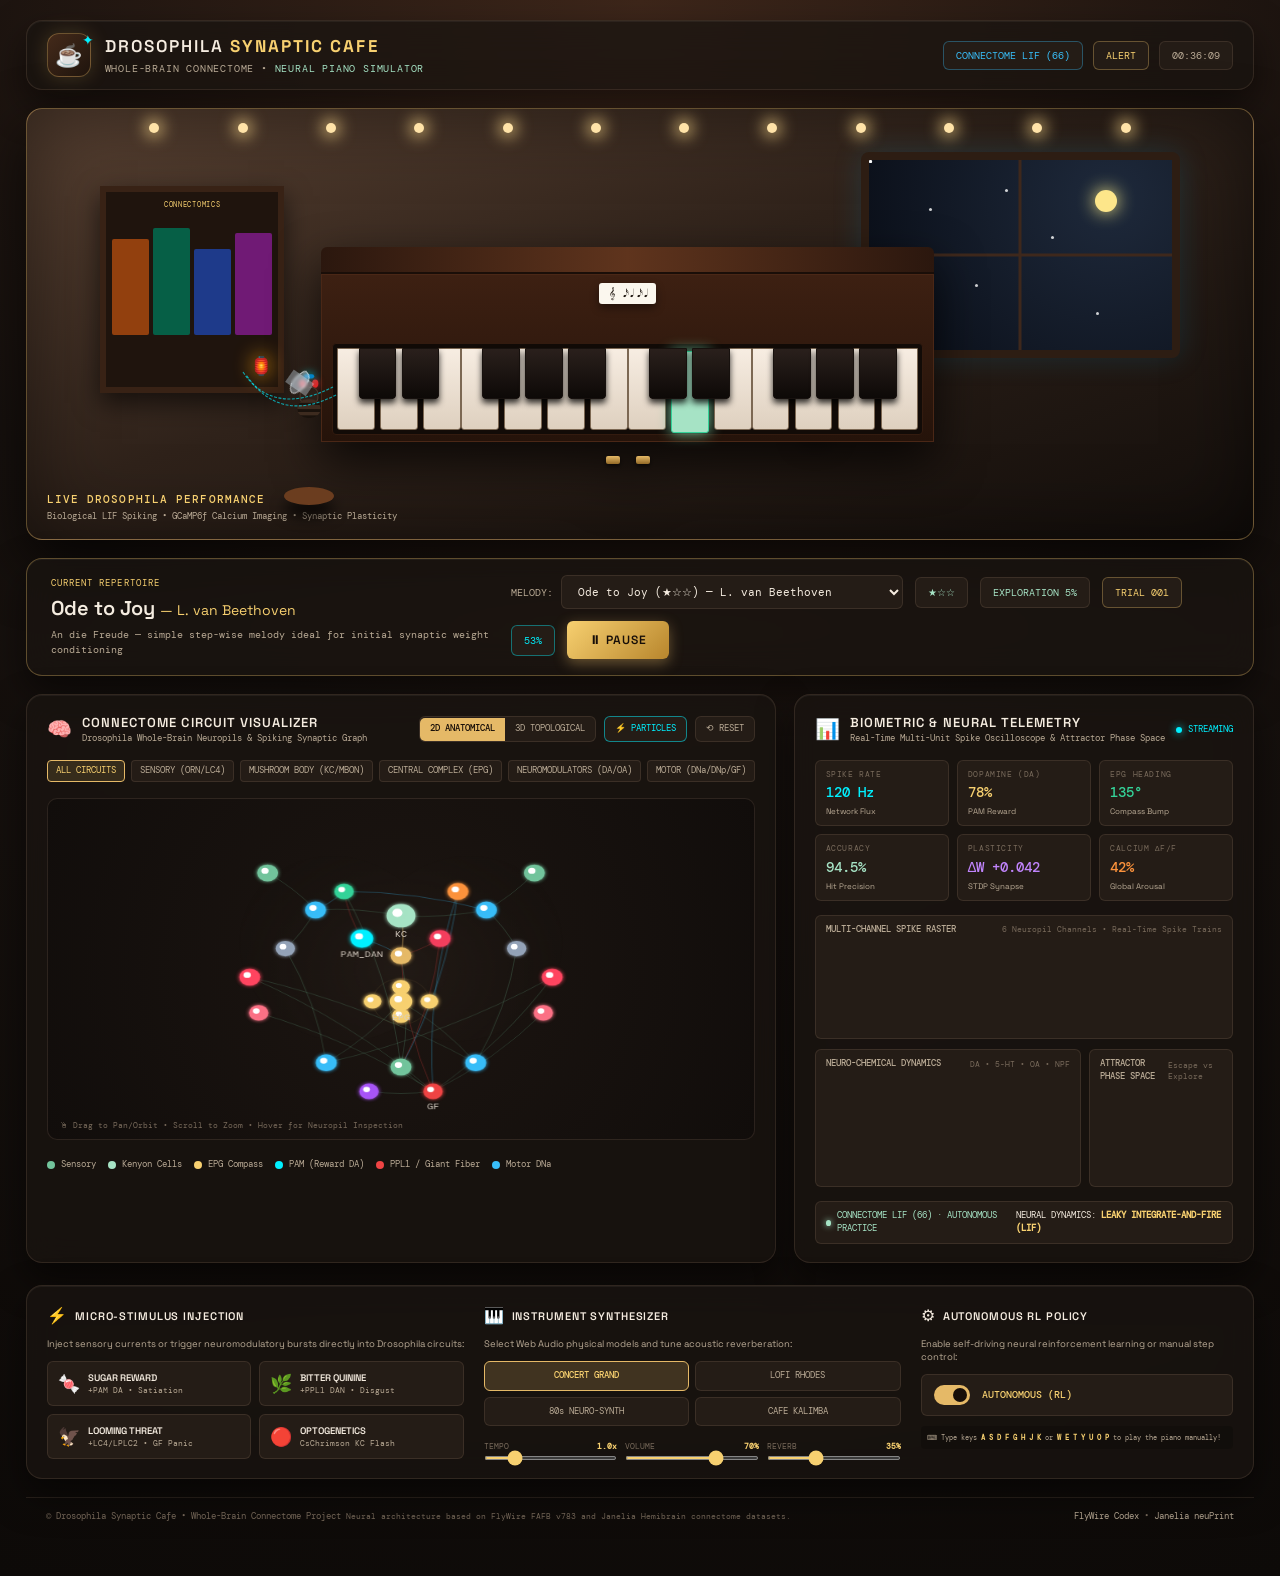
<file: index.html>
<!doctype html>
<html lang="en">
<head>
  <meta charset="UTF-8">
  <meta name="viewport" content="width=device-width, initial-scale=1">
  <meta name="theme-color" content="#0d0a08">
  <title>Drosophila Synaptic Cafe — Whole-Brain Connectome &amp; Neural Piano Simulator</title>
  <meta name="description" content="A whole-brain connectome simulation of Drosophila melanogaster playing classical piano in a cozy high-tech lofi cafe.">
  <link rel="preconnect" href="https://fonts.googleapis.com">
  <link rel="preconnect" href="https://fonts.gstatic.com" crossorigin>
  <link href="https://fonts.googleapis.com/css2?family=DM+Mono:wght@400;500&family=Space+Grotesk:wght@400;500;600;700&display=swap" rel="stylesheet">
  <link rel="stylesheet" href="styles.css">
</head>
<body>
  <div class="app-layout">
    <!-- Topbar Header -->
    <header class="topbar">
      <div class="brand">
        <div class="brand-icon">
          <span class="coffee-cup">☕</span>
          <span class="synapse-sparkle">✦</span>
        </div>
        <div class="brand-text">
          <h1>DROSOPHILA <b>SYNAPTIC CAFE</b></h1>
          <p>WHOLE-BRAIN CONNECTOME &bull; <i>NEURAL PIANO SIMULATOR</i></p>
        </div>
      </div>
      <div class="topbar-status">
        <div class="status-badge backend-badge" id="brain-backend-badge">CONNECTOME LIF (66)</div>
        <div class="status-badge state-badge" id="behavior-state-badge" data-state="ALERT">ALERT</div>
        <div class="status-badge clock-badge" id="clock">00:00:00</div>
      </div>
    </header>

    <!-- Ambient Lofi Cafe Piano Room -->
    <section class="cafe-room" aria-label="Lofi Neural Piano Room">
      <!-- Ambient Room Scenery -->
      <div class="string-lights">
        <span class="bulb"></span><span class="bulb"></span><span class="bulb"></span><span class="bulb"></span>
        <span class="bulb"></span><span class="bulb"></span><span class="bulb"></span><span class="bulb"></span>
        <span class="bulb"></span><span class="bulb"></span><span class="bulb"></span><span class="bulb"></span>
      </div>

      <div class="cafe-window">
        <div class="night-sky">
          <div class="moon"></div>
          <div class="stars">
            <i></i><i></i><i></i><i></i><i></i><i></i><i></i><i></i>
          </div>
          <div class="shooting-star"></div>
        </div>
        <div class="window-frame"></div>
      </div>

      <div class="bookshelf">
        <div class="shelf-label">CONNECTOMICS</div>
        <div class="books">
          <span class="book b1"></span><span class="book b2"></span>
          <span class="book b3"></span><span class="book b4"></span>
        </div>
        <div class="warm-lamp">🏮</div>
      </div>

      <div class="cafe-counter">
        <div class="coffee-mug-station">
          <div class="steam-container">
            <span class="steam-particle s1"></span>
            <span class="steam-particle s2"></span>
            <span class="steam-particle s3"></span>
          </div>
          <div class="ceramic-mug">☕</div>
        </div>
        <div class="potted-plant">🪴</div>
      </div>

      <!-- Upright Cafe Grand Piano -->
      <div class="piano-assembly" aria-label="Upright Neural Piano">
        <div class="piano-top-lid"></div>
        <div class="piano-body">
          <div class="music-stand">
            <div class="sheet-music">
              <span class="clef">𝄞</span>
              <span class="stave-notes">𝅘𝅥𝅯 𝅘𝅥 𝅘𝅥𝅯 𝅘𝅥</span>
            </div>
          </div>
          <div class="piano-keyboard">
            <div class="keys" id="keys"></div>
          </div>
        </div>
        <div class="piano-pedals">
          <span class="pedal left-pedal"></span>
          <span class="pedal right-pedal"></span>
        </div>
      </div>

      <!-- Virtual Fly Performer with BCI Headset -->
      <div class="fly-performer-container">
        <div class="fly-stool"></div>
        <div class="fly" id="fly" title="Drosophila melanogaster performer">
          <div class="fly-head">
            <span class="compound-eye left"></span>
            <span class="compound-eye right"></span>
            <div class="neural-headset">
              <span class="electrode e1"></span>
              <span class="electrode e2"></span>
              <span class="bci-glow"></span>
            </div>
          </div>
          <div class="fly-thorax"></div>
          <div class="fly-abdomen"></div>
          <div class="fly-wing left-wing"></div>
          <div class="fly-wing right-wing"></div>
          <div class="fly-legs">
            <span class="leg leg-fl"></span><span class="leg leg-fr"></span>
            <span class="leg leg-ml"></span><span class="leg leg-mr"></span>
            <span class="leg leg-hl"></span><span class="leg leg-hr"></span>
          </div>
        </div>
        <!-- Fiber Optic Synaptic Cables -->
        <div class="synaptic-cables">
          <svg class="cable-svg" viewBox="0 0 160 100">
            <path class="cable-wire w1" d="M20,20 Q60,80 140,40" />
            <path class="cable-wire w2" d="M25,25 Q70,90 145,50" />
          </svg>
        </div>
      </div>

      <div class="room-overlay-banner">
        <span class="banner-title">LIVE DROSOPHILA PERFORMANCE</span>
        <small class="banner-sub">Biological LIF Spiking &bull; GCaMP6f Calcium Imaging &bull; Synaptic Plasticity</small>
      </div>
    </section>

    <!-- Master Track Console Bar -->
    <section class="track-console-bar">
      <div class="track-info">
        <span class="eyebrow">CURRENT REPERTOIRE</span>
        <h2 id="track-name">Ode to Joy <em>— L. van Beethoven</em></h2>
        <p id="track-desc">An die Freude — simple step-wise melody ideal for initial synaptic weight conditioning</p>
      </div>

      <div class="track-actions">
        <div class="song-selector-wrap">
          <label for="song-picker">MELODY:</label>
          <select id="song-picker" aria-label="Select musical piece"></select>
        </div>
        <div class="metric-pill" id="track-difficulty">★☆☆</div>
        <div class="metric-pill" id="learning-badge">EXPLORATION 5%</div>
        <div class="metric-pill gold" id="trial-count">TRIAL 001</div>
        <div class="metric-pill progress-pill" id="song-progress-pct">0%</div>
        <button id="play-track" class="btn-play" type="button" aria-label="Play or Pause fly performance">
          ▶ PLAY
        </button>
      </div>
    </section>

    <!-- Main Dual-Deck High-Tech Architecture -->
    <main class="dashboard-grid">
      <!-- Left Column: Interactive Connectome Visualizer -->
      <section class="card connectome-card">
        <div class="card-header">
          <div class="card-title-group">
            <span class="card-icon">🧠</span>
            <div>
              <h3>CONNECTOME CIRCUIT VISUALIZER</h3>
              <p>Drosophila Whole-Brain Neuropils &amp; Spiking Synaptic Graph</p>
            </div>
          </div>
          <div class="view-controls">
            <div class="btn-group">
              <button class="btn-toggle active" id="view-2d-btn" type="button">2D ANATOMICAL</button>
              <button class="btn-toggle" id="view-3d-btn" type="button">3D TOPOLOGICAL</button>
            </div>
            <button class="btn-icon active" id="toggle-particles-btn" title="Toggle Synaptic Particles" aria-label="Toggle Particles">⚡ PARTICLES</button>
            <button class="btn-icon" id="reset-view-btn" title="Reset Pan/Zoom View" aria-label="Reset View">⟲ RESET</button>
          </div>
        </div>

        <!-- Neuropil Filter Pills -->
        <div class="neuropil-filters">
          <button class="filter-pill active" data-filter="all" type="button">ALL CIRCUITS</button>
          <button class="filter-pill" data-filter="sensory" type="button">SENSORY (ORN/LC4)</button>
          <button class="filter-pill" data-filter="mb" type="button">MUSHROOM BODY (KC/MBON)</button>
          <button class="filter-pill" data-filter="cx" type="button">CENTRAL COMPLEX (EPG)</button>
          <button class="filter-pill" data-filter="dan" type="button">NEUROMODULATORS (DA/OA)</button>
          <button class="filter-pill" data-filter="motor" type="button">MOTOR (DNa/DNp/GF)</button>
        </div>

        <!-- Interactive Canvas Stage -->
        <div class="canvas-stage">
          <canvas id="connectome-canvas" width="700" height="420"></canvas>
          <div class="hover-tooltip" id="connectome-tooltip"></div>
          <div class="canvas-help-hint">🖱 Drag to Pan/Orbit &bull; Scroll to Zoom &bull; Hover for Neuropil Inspection</div>
        </div>

        <!-- Visualizer Footer Strip -->
        <div class="circuit-legend-strip">
          <div class="legend-item"><span class="legend-dot" style="background:#72c49c;"></span> Sensory</div>
          <div class="legend-item"><span class="legend-dot" style="background:#a6e3c5;"></span> Kenyon Cells</div>
          <div class="legend-item"><span class="legend-dot" style="background:#f7d070;"></span> EPG Compass</div>
          <div class="legend-item"><span class="legend-dot" style="background:#00f0ff;"></span> PAM (Reward DA)</div>
          <div class="legend-item"><span class="legend-dot" style="background:#ef4444;"></span> PPL1 / Giant Fiber</div>
          <div class="legend-item"><span class="legend-dot" style="background:#38bdf8;"></span> Motor DNa</div>
        </div>
      </section>

      <!-- Right Column: Multi-Channel Telemetry Dashboard -->
      <section class="card telemetry-card">
        <div class="card-header">
          <div class="card-title-group">
            <span class="card-icon">📊</span>
            <div>
              <h3>BIOMETRIC &amp; NEURAL TELEMETRY</h3>
              <p>Real-Time Multi-Unit Spike Oscilloscope &amp; Attractor Phase Space</p>
            </div>
          </div>
          <span class="live-pulse-indicator"><i class="pulse-dot"></i> STREAMING</span>
        </div>

        <!-- KPI Stat Grid -->
        <div class="kpi-grid">
          <div class="kpi-card">
            <span class="kpi-label">SPIKE RATE</span>
            <b class="kpi-value cyan" id="kpi-firing-rate">120 Hz</b>
            <small class="kpi-sub">Network Flux</small>
          </div>
          <div class="kpi-card">
            <span class="kpi-label">DOPAMINE (DA)</span>
            <b class="kpi-value gold" id="kpi-dopamine">78%</b>
            <small class="kpi-sub">PAM Reward</small>
          </div>
          <div class="kpi-card">
            <span class="kpi-label">EPG HEADING</span>
            <b class="kpi-value emerald" id="kpi-heading">135°</b>
            <small class="kpi-sub">Compass Bump</small>
          </div>
          <div class="kpi-card">
            <span class="kpi-label">ACCURACY</span>
            <b class="kpi-value sage" id="kpi-accuracy">94.5%</b>
            <small class="kpi-sub">Hit Precision</small>
          </div>
          <div class="kpi-card">
            <span class="kpi-label">PLASTICITY</span>
            <b class="kpi-value purple" id="kpi-plasticity">ΔW +0.042</b>
            <small class="kpi-sub">STDP Synapse</small>
          </div>
          <div class="kpi-card">
            <span class="kpi-label">CALCIUM ΔF/F</span>
            <b class="kpi-value orange" id="kpi-calcium">42%</b>
            <small class="kpi-sub">Global Arousal</small>
          </div>
        </div>

        <!-- Telemetry Oscilloscopes -->
        <div class="telemetry-graphs">
          <!-- Multi-Unit Spike Raster -->
          <div class="graph-box">
            <div class="graph-header">
              <span>MULTI-CHANNEL SPIKE RASTER</span>
              <small>6 Neuropil Channels &bull; Real-Time Spike Trains</small>
            </div>
            <canvas id="raster-canvas" width="480" height="110"></canvas>
          </div>

          <!-- Neuro-Chemical Time-Series & Phase-Space Row -->
          <div class="graph-split-row">
            <div class="graph-box flex-2">
              <div class="graph-header">
                <span>NEURO-CHEMICAL DYNAMICS</span>
                <small>DA &bull; 5-HT &bull; OA &bull; NPF</small>
              </div>
              <canvas id="neurochem-canvas" width="300" height="110"></canvas>
            </div>
            <div class="graph-box flex-1">
              <div class="graph-header">
                <span>ATTRACTOR PHASE SPACE</span>
                <small>Escape vs Explore</small>
              </div>
              <canvas id="phasespace-canvas" width="160" height="110"></canvas>
            </div>
          </div>
        </div>

        <!-- Live Engine Status Readout -->
        <div class="engine-status-bar">
          <span class="status-left"><i class="dot live-green"></i> <span id="status-text">STANDBY &bull; AWAITING STIMULUS</span></span>
          <span class="status-right">NEURAL DYNAMICS: <b>LEAKY INTEGRATE-AND-FIRE (LIF)</b></span>
        </div>
      </section>
    </main>

    <!-- Bottom Interactive Control Deck & Synthesizer Studio -->
    <section class="card control-deck-card">
      <div class="deck-grid">
        <!-- Section 1: Micro-Stimulus Injection Deck -->
        <div class="deck-section">
          <div class="section-title">
            <span class="sec-icon">⚡</span>
            <h4>MICRO-STIMULUS INJECTION</h4>
          </div>
          <p class="section-desc">Inject sensory currents or trigger neuromodulatory bursts directly into Drosophila circuits:</p>
          <div class="stimulus-buttons">
            <button class="stim-btn stim-sugar" id="stim-sugar" type="button">
              <span class="stim-icon">🍬</span>
              <div class="stim-text">
                <b>SUGAR REWARD</b>
                <small>+PAM DA &bull; Satiation</small>
              </div>
            </button>
            <button class="stim-btn stim-bitter" id="stim-bitter" type="button">
              <span class="stim-icon">🌿</span>
              <div class="stim-text">
                <b>BITTER QUININE</b>
                <small>+PPL1 DAN &bull; Disgust</small>
              </div>
            </button>
            <button class="stim-btn stim-threat" id="stim-threat" type="button">
              <span class="stim-icon">🦅</span>
              <div class="stim-text">
                <b>LOOMING THREAT</b>
                <small>+LC4/LPLC2 &bull; GF Panic</small>
              </div>
            </button>
            <button class="stim-btn stim-optogenetics" id="stim-optogenetics" type="button">
              <span class="stim-icon">🔴</span>
              <div class="stim-text">
                <b>OPTOGENETICS</b>
                <small>CsChrimson KC Flash</small>
              </div>
            </button>
          </div>
        </div>

        <!-- Section 2: Audio Synthesizer Studio -->
        <div class="deck-section">
          <div class="section-title">
            <span class="sec-icon">🎹</span>
            <h4>INSTRUMENT SYNTHESIZER</h4>
          </div>
          <p class="section-desc">Select Web Audio physical models and tune acoustic reverberation:</p>
          <div class="instrument-selector">
            <button class="inst-btn active" data-instrument="grand-piano" type="button">CONCERT GRAND</button>
            <button class="inst-btn" data-instrument="rhodes" type="button">LOFI RHODES</button>
            <button class="inst-btn" data-instrument="neuro-synth" type="button">80s NEURO-SYNTH</button>
            <button class="inst-btn" data-instrument="kalimba" type="button">CAFE KALIMBA</button>
          </div>
          <div class="sliders-row">
            <div class="slider-group">
              <label for="tempo-slider">TEMPO <b id="tempo-val">1.0x</b></label>
              <input type="range" id="tempo-slider" min="0.5" max="3.0" step="0.1" value="1.0">
            </div>
            <div class="slider-group">
              <label for="volume-slider">VOLUME <b id="volume-val">70%</b></label>
              <input type="range" id="volume-slider" min="0.0" max="1.0" step="0.05" value="0.7">
            </div>
            <div class="slider-group">
              <label for="reverb-slider">REVERB <b id="reverb-val">35%</b></label>
              <input type="range" id="reverb-slider" min="0.0" max="1.0" step="0.05" value="0.35">
            </div>
          </div>
        </div>

        <!-- Section 3: Training Mode & Autonomy -->
        <div class="deck-section">
          <div class="section-title">
            <span class="sec-icon">⚙</span>
            <h4>AUTONOMOUS RL POLICY</h4>
          </div>
          <p class="section-desc">Enable self-driving neural reinforcement learning or manual step control:</p>
          <div class="mode-toggle-box">
            <label class="switch-container">
              <input type="checkbox" id="autonomous-toggle" checked>
              <span class="slider-switch"></span>
            </label>
            <span class="mode-status-text" id="autonomous-label">AUTONOMOUS (RL)</span>
          </div>
          <div class="keyboard-guide">
            <small>⌨ Type keys <b>A S D F G H J K</b> or <b>W E T Y U O P</b> to play the piano manually!</small>
          </div>
        </div>
      </div>
    </section>

    <!-- Footer Provenance & Scientific Citation -->
    <footer class="cafe-footer">
      <div class="footer-left">
        <span>&copy; Drosophila Synaptic Cafe &bull; Whole-Brain Connectome Project</span>
        <small>Neural architecture based on FlyWire FAFB v783 and Janelia Hemibrain connectome datasets.</small>
      </div>
      <div class="footer-right">
        <a href="https://codex.flywire.ai" target="_blank" rel="noopener">FlyWire Codex</a> &bull;
        <a href="https://neuprint.janelia.org" target="_blank" rel="noopener">Janelia neuPrint</a>
      </div>
    </footer>
  </div>

  <!-- Scripts -->
  <script src="NeuroAudio.js"></script>
  <script src="Connectome.js"></script>
  <script src="FlyNeuralEngine.js"></script>
  <script src="FullBrainBridge.js"></script>
  <script src="ConnectomeVisualizer.js"></script>
  <script src="TelemetryDashboard.js"></script>
  <script src="main.js"></script>
</body>
</html>
</file>
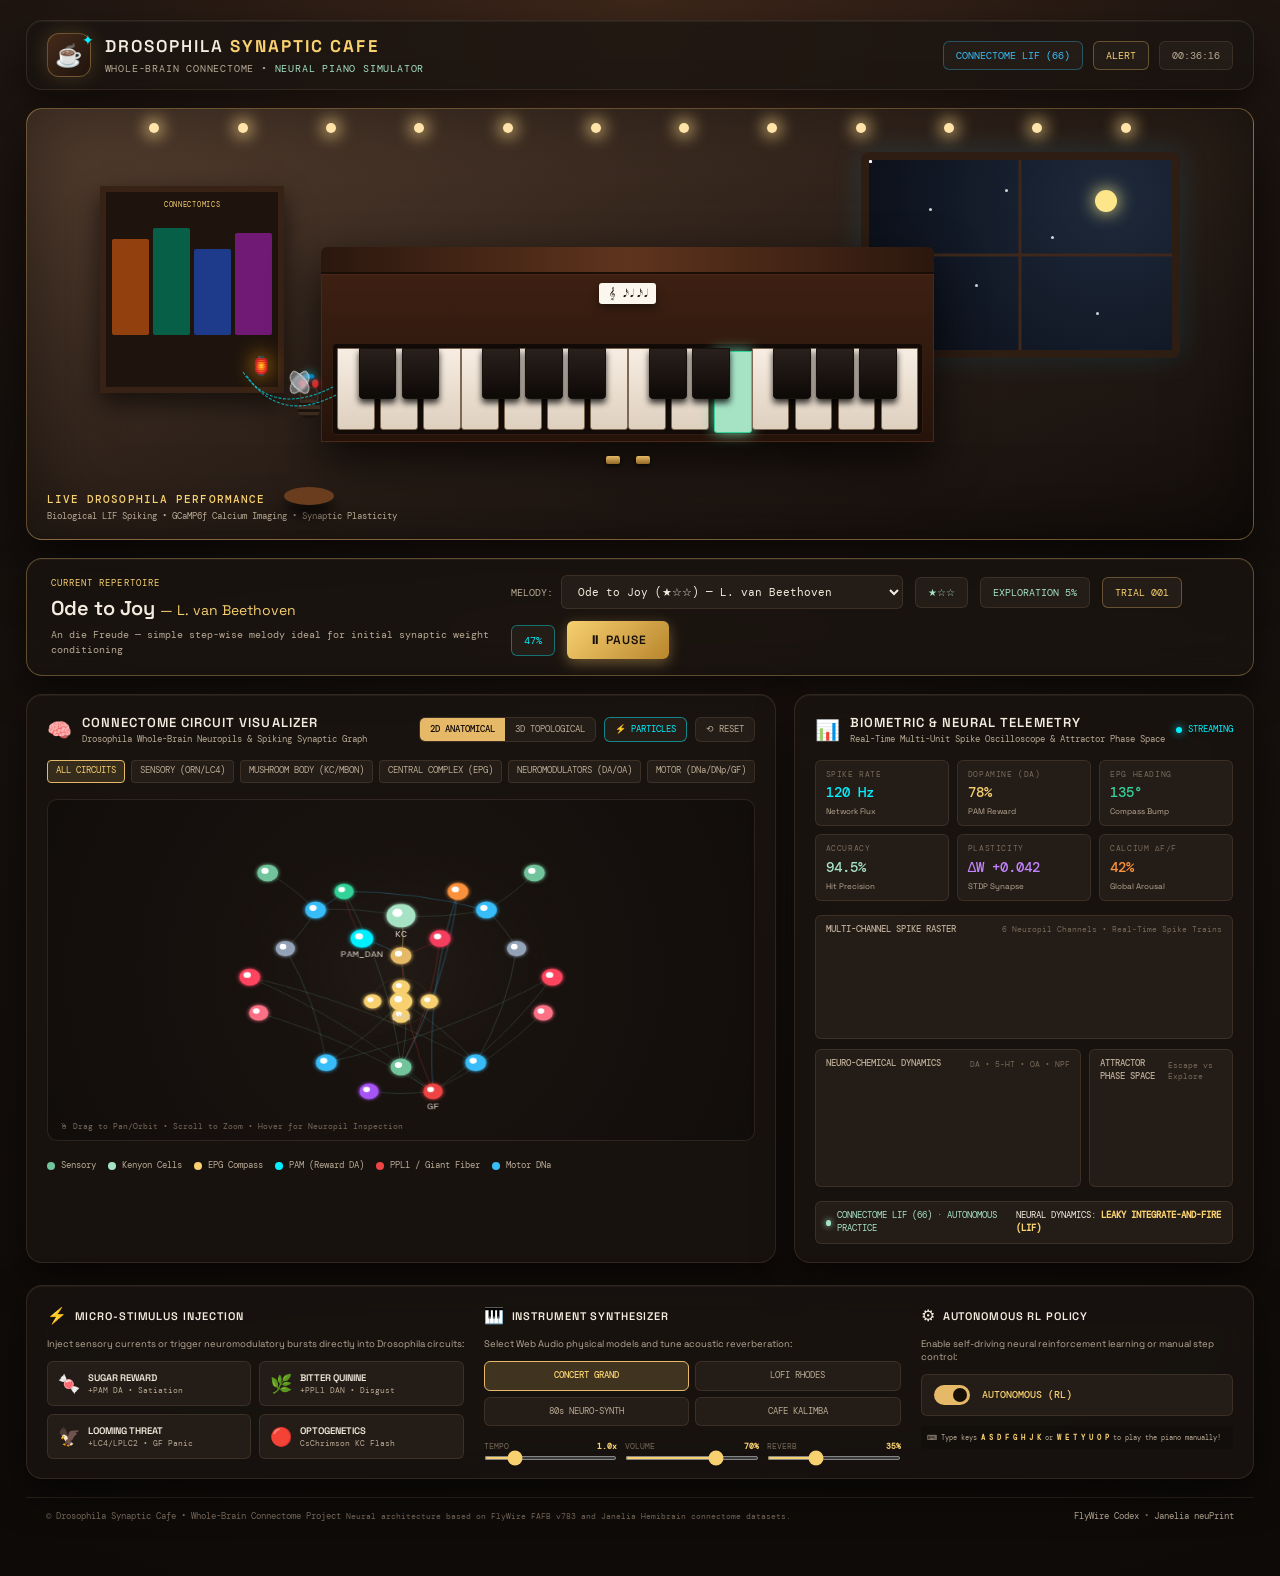
<file: docs/index.html>
<!doctype html>
<html lang="en">
<head>
  <meta charset="UTF-8">
  <meta name="viewport" content="width=device-width, initial-scale=1">
  <meta name="theme-color" content="#0d0a08">
  <title>Drosophila Synaptic Cafe — Whole-Brain Connectome &amp; Neural Piano Simulator</title>
  <meta name="description" content="A whole-brain connectome simulation of Drosophila melanogaster playing classical piano in a cozy high-tech lofi cafe.">
  <link rel="preconnect" href="https://fonts.googleapis.com">
  <link rel="preconnect" href="https://fonts.gstatic.com" crossorigin>
  <link href="https://fonts.googleapis.com/css2?family=DM+Mono:wght@400;500&family=Space+Grotesk:wght@400;500;600;700&display=swap" rel="stylesheet">
  <link rel="stylesheet" href="styles.css">
</head>
<body>
  <div class="app-layout">
    <!-- Topbar Header -->
    <header class="topbar">
      <div class="brand">
        <div class="brand-icon">
          <span class="coffee-cup">☕</span>
          <span class="synapse-sparkle">✦</span>
        </div>
        <div class="brand-text">
          <h1>DROSOPHILA <b>SYNAPTIC CAFE</b></h1>
          <p>WHOLE-BRAIN CONNECTOME &bull; <i>NEURAL PIANO SIMULATOR</i></p>
        </div>
      </div>
      <div class="topbar-status">
        <div class="status-badge backend-badge" id="brain-backend-badge">CONNECTOME LIF (66)</div>
        <div class="status-badge state-badge" id="behavior-state-badge" data-state="ALERT">ALERT</div>
        <div class="status-badge clock-badge" id="clock">00:00:00</div>
      </div>
    </header>

    <!-- Ambient Lofi Cafe Piano Room -->
    <section class="cafe-room" aria-label="Lofi Neural Piano Room">
      <!-- Ambient Room Scenery -->
      <div class="string-lights">
        <span class="bulb"></span><span class="bulb"></span><span class="bulb"></span><span class="bulb"></span>
        <span class="bulb"></span><span class="bulb"></span><span class="bulb"></span><span class="bulb"></span>
        <span class="bulb"></span><span class="bulb"></span><span class="bulb"></span><span class="bulb"></span>
      </div>

      <div class="cafe-window">
        <div class="night-sky">
          <div class="moon"></div>
          <div class="stars">
            <i></i><i></i><i></i><i></i><i></i><i></i><i></i><i></i>
          </div>
          <div class="shooting-star"></div>
        </div>
        <div class="window-frame"></div>
      </div>

      <div class="bookshelf">
        <div class="shelf-label">CONNECTOMICS</div>
        <div class="books">
          <span class="book b1"></span><span class="book b2"></span>
          <span class="book b3"></span><span class="book b4"></span>
        </div>
        <div class="warm-lamp">🏮</div>
      </div>

      <div class="cafe-counter">
        <div class="coffee-mug-station">
          <div class="steam-container">
            <span class="steam-particle s1"></span>
            <span class="steam-particle s2"></span>
            <span class="steam-particle s3"></span>
          </div>
          <div class="ceramic-mug">☕</div>
        </div>
        <div class="potted-plant">🪴</div>
      </div>

      <!-- Upright Cafe Grand Piano -->
      <div class="piano-assembly" aria-label="Upright Neural Piano">
        <div class="piano-top-lid"></div>
        <div class="piano-body">
          <div class="music-stand">
            <div class="sheet-music">
              <span class="clef">𝄞</span>
              <span class="stave-notes">𝅘𝅥𝅯 𝅘𝅥 𝅘𝅥𝅯 𝅘𝅥</span>
            </div>
          </div>
          <div class="piano-keyboard">
            <div class="keys" id="keys"></div>
          </div>
        </div>
        <div class="piano-pedals">
          <span class="pedal left-pedal"></span>
          <span class="pedal right-pedal"></span>
        </div>
      </div>

      <!-- Virtual Fly Performer with BCI Headset -->
      <div class="fly-performer-container">
        <div class="fly-stool"></div>
        <div class="fly" id="fly" title="Drosophila melanogaster performer">
          <div class="fly-head">
            <span class="compound-eye left"></span>
            <span class="compound-eye right"></span>
            <div class="neural-headset">
              <span class="electrode e1"></span>
              <span class="electrode e2"></span>
              <span class="bci-glow"></span>
            </div>
          </div>
          <div class="fly-thorax"></div>
          <div class="fly-abdomen"></div>
          <div class="fly-wing left-wing"></div>
          <div class="fly-wing right-wing"></div>
          <div class="fly-legs">
            <span class="leg leg-fl"></span><span class="leg leg-fr"></span>
            <span class="leg leg-ml"></span><span class="leg leg-mr"></span>
            <span class="leg leg-hl"></span><span class="leg leg-hr"></span>
          </div>
        </div>
        <!-- Fiber Optic Synaptic Cables -->
        <div class="synaptic-cables">
          <svg class="cable-svg" viewBox="0 0 160 100">
            <path class="cable-wire w1" d="M20,20 Q60,80 140,40" />
            <path class="cable-wire w2" d="M25,25 Q70,90 145,50" />
          </svg>
        </div>
      </div>

      <div class="room-overlay-banner">
        <span class="banner-title">LIVE DROSOPHILA PERFORMANCE</span>
        <small class="banner-sub">Biological LIF Spiking &bull; GCaMP6f Calcium Imaging &bull; Synaptic Plasticity</small>
      </div>
    </section>

    <!-- Master Track Console Bar -->
    <section class="track-console-bar">
      <div class="track-info">
        <span class="eyebrow">CURRENT REPERTOIRE</span>
        <h2 id="track-name">Ode to Joy <em>— L. van Beethoven</em></h2>
        <p id="track-desc">An die Freude — simple step-wise melody ideal for initial synaptic weight conditioning</p>
      </div>

      <div class="track-actions">
        <div class="song-selector-wrap">
          <label for="song-picker">MELODY:</label>
          <select id="song-picker" aria-label="Select musical piece"></select>
        </div>
        <div class="metric-pill" id="track-difficulty">★☆☆</div>
        <div class="metric-pill" id="learning-badge">EXPLORATION 5%</div>
        <div class="metric-pill gold" id="trial-count">TRIAL 001</div>
        <div class="metric-pill progress-pill" id="song-progress-pct">0%</div>
        <button id="play-track" class="btn-play" type="button" aria-label="Play or Pause fly performance">
          ▶ PLAY
        </button>
      </div>
    </section>

    <!-- Main Dual-Deck High-Tech Architecture -->
    <main class="dashboard-grid">
      <!-- Left Column: Interactive Connectome Visualizer -->
      <section class="card connectome-card">
        <div class="card-header">
          <div class="card-title-group">
            <span class="card-icon">🧠</span>
            <div>
              <h3>CONNECTOME CIRCUIT VISUALIZER</h3>
              <p>Drosophila Whole-Brain Neuropils &amp; Spiking Synaptic Graph</p>
            </div>
          </div>
          <div class="view-controls">
            <div class="btn-group">
              <button class="btn-toggle active" id="view-2d-btn" type="button">2D ANATOMICAL</button>
              <button class="btn-toggle" id="view-3d-btn" type="button">3D TOPOLOGICAL</button>
            </div>
            <button class="btn-icon active" id="toggle-particles-btn" title="Toggle Synaptic Particles" aria-label="Toggle Particles">⚡ PARTICLES</button>
            <button class="btn-icon" id="reset-view-btn" title="Reset Pan/Zoom View" aria-label="Reset View">⟲ RESET</button>
          </div>
        </div>

        <!-- Neuropil Filter Pills -->
        <div class="neuropil-filters">
          <button class="filter-pill active" data-filter="all" type="button">ALL CIRCUITS</button>
          <button class="filter-pill" data-filter="sensory" type="button">SENSORY (ORN/LC4)</button>
          <button class="filter-pill" data-filter="mb" type="button">MUSHROOM BODY (KC/MBON)</button>
          <button class="filter-pill" data-filter="cx" type="button">CENTRAL COMPLEX (EPG)</button>
          <button class="filter-pill" data-filter="dan" type="button">NEUROMODULATORS (DA/OA)</button>
          <button class="filter-pill" data-filter="motor" type="button">MOTOR (DNa/DNp/GF)</button>
        </div>

        <!-- Interactive Canvas Stage -->
        <div class="canvas-stage">
          <canvas id="connectome-canvas" width="700" height="420"></canvas>
          <div class="hover-tooltip" id="connectome-tooltip"></div>
          <div class="canvas-help-hint">🖱 Drag to Pan/Orbit &bull; Scroll to Zoom &bull; Hover for Neuropil Inspection</div>
        </div>

        <!-- Visualizer Footer Strip -->
        <div class="circuit-legend-strip">
          <div class="legend-item"><span class="legend-dot" style="background:#72c49c;"></span> Sensory</div>
          <div class="legend-item"><span class="legend-dot" style="background:#a6e3c5;"></span> Kenyon Cells</div>
          <div class="legend-item"><span class="legend-dot" style="background:#f7d070;"></span> EPG Compass</div>
          <div class="legend-item"><span class="legend-dot" style="background:#00f0ff;"></span> PAM (Reward DA)</div>
          <div class="legend-item"><span class="legend-dot" style="background:#ef4444;"></span> PPL1 / Giant Fiber</div>
          <div class="legend-item"><span class="legend-dot" style="background:#38bdf8;"></span> Motor DNa</div>
        </div>
      </section>

      <!-- Right Column: Multi-Channel Telemetry Dashboard -->
      <section class="card telemetry-card">
        <div class="card-header">
          <div class="card-title-group">
            <span class="card-icon">📊</span>
            <div>
              <h3>BIOMETRIC &amp; NEURAL TELEMETRY</h3>
              <p>Real-Time Multi-Unit Spike Oscilloscope &amp; Attractor Phase Space</p>
            </div>
          </div>
          <span class="live-pulse-indicator"><i class="pulse-dot"></i> STREAMING</span>
        </div>

        <!-- KPI Stat Grid -->
        <div class="kpi-grid">
          <div class="kpi-card">
            <span class="kpi-label">SPIKE RATE</span>
            <b class="kpi-value cyan" id="kpi-firing-rate">120 Hz</b>
            <small class="kpi-sub">Network Flux</small>
          </div>
          <div class="kpi-card">
            <span class="kpi-label">DOPAMINE (DA)</span>
            <b class="kpi-value gold" id="kpi-dopamine">78%</b>
            <small class="kpi-sub">PAM Reward</small>
          </div>
          <div class="kpi-card">
            <span class="kpi-label">EPG HEADING</span>
            <b class="kpi-value emerald" id="kpi-heading">135°</b>
            <small class="kpi-sub">Compass Bump</small>
          </div>
          <div class="kpi-card">
            <span class="kpi-label">ACCURACY</span>
            <b class="kpi-value sage" id="kpi-accuracy">94.5%</b>
            <small class="kpi-sub">Hit Precision</small>
          </div>
          <div class="kpi-card">
            <span class="kpi-label">PLASTICITY</span>
            <b class="kpi-value purple" id="kpi-plasticity">ΔW +0.042</b>
            <small class="kpi-sub">STDP Synapse</small>
          </div>
          <div class="kpi-card">
            <span class="kpi-label">CALCIUM ΔF/F</span>
            <b class="kpi-value orange" id="kpi-calcium">42%</b>
            <small class="kpi-sub">Global Arousal</small>
          </div>
        </div>

        <!-- Telemetry Oscilloscopes -->
        <div class="telemetry-graphs">
          <!-- Multi-Unit Spike Raster -->
          <div class="graph-box">
            <div class="graph-header">
              <span>MULTI-CHANNEL SPIKE RASTER</span>
              <small>6 Neuropil Channels &bull; Real-Time Spike Trains</small>
            </div>
            <canvas id="raster-canvas" width="480" height="110"></canvas>
          </div>

          <!-- Neuro-Chemical Time-Series & Phase-Space Row -->
          <div class="graph-split-row">
            <div class="graph-box flex-2">
              <div class="graph-header">
                <span>NEURO-CHEMICAL DYNAMICS</span>
                <small>DA &bull; 5-HT &bull; OA &bull; NPF</small>
              </div>
              <canvas id="neurochem-canvas" width="300" height="110"></canvas>
            </div>
            <div class="graph-box flex-1">
              <div class="graph-header">
                <span>ATTRACTOR PHASE SPACE</span>
                <small>Escape vs Explore</small>
              </div>
              <canvas id="phasespace-canvas" width="160" height="110"></canvas>
            </div>
          </div>
        </div>

        <!-- Live Engine Status Readout -->
        <div class="engine-status-bar">
          <span class="status-left"><i class="dot live-green"></i> <span id="status-text">STANDBY &bull; AWAITING STIMULUS</span></span>
          <span class="status-right">NEURAL DYNAMICS: <b>LEAKY INTEGRATE-AND-FIRE (LIF)</b></span>
        </div>
      </section>
    </main>

    <!-- Bottom Interactive Control Deck & Synthesizer Studio -->
    <section class="card control-deck-card">
      <div class="deck-grid">
        <!-- Section 1: Micro-Stimulus Injection Deck -->
        <div class="deck-section">
          <div class="section-title">
            <span class="sec-icon">⚡</span>
            <h4>MICRO-STIMULUS INJECTION</h4>
          </div>
          <p class="section-desc">Inject sensory currents or trigger neuromodulatory bursts directly into Drosophila circuits:</p>
          <div class="stimulus-buttons">
            <button class="stim-btn stim-sugar" id="stim-sugar" type="button">
              <span class="stim-icon">🍬</span>
              <div class="stim-text">
                <b>SUGAR REWARD</b>
                <small>+PAM DA &bull; Satiation</small>
              </div>
            </button>
            <button class="stim-btn stim-bitter" id="stim-bitter" type="button">
              <span class="stim-icon">🌿</span>
              <div class="stim-text">
                <b>BITTER QUININE</b>
                <small>+PPL1 DAN &bull; Disgust</small>
              </div>
            </button>
            <button class="stim-btn stim-threat" id="stim-threat" type="button">
              <span class="stim-icon">🦅</span>
              <div class="stim-text">
                <b>LOOMING THREAT</b>
                <small>+LC4/LPLC2 &bull; GF Panic</small>
              </div>
            </button>
            <button class="stim-btn stim-optogenetics" id="stim-optogenetics" type="button">
              <span class="stim-icon">🔴</span>
              <div class="stim-text">
                <b>OPTOGENETICS</b>
                <small>CsChrimson KC Flash</small>
              </div>
            </button>
          </div>
        </div>

        <!-- Section 2: Audio Synthesizer Studio -->
        <div class="deck-section">
          <div class="section-title">
            <span class="sec-icon">🎹</span>
            <h4>INSTRUMENT SYNTHESIZER</h4>
          </div>
          <p class="section-desc">Select Web Audio physical models and tune acoustic reverberation:</p>
          <div class="instrument-selector">
            <button class="inst-btn active" data-instrument="grand-piano" type="button">CONCERT GRAND</button>
            <button class="inst-btn" data-instrument="rhodes" type="button">LOFI RHODES</button>
            <button class="inst-btn" data-instrument="neuro-synth" type="button">80s NEURO-SYNTH</button>
            <button class="inst-btn" data-instrument="kalimba" type="button">CAFE KALIMBA</button>
          </div>
          <div class="sliders-row">
            <div class="slider-group">
              <label for="tempo-slider">TEMPO <b id="tempo-val">1.0x</b></label>
              <input type="range" id="tempo-slider" min="0.5" max="3.0" step="0.1" value="1.0">
            </div>
            <div class="slider-group">
              <label for="volume-slider">VOLUME <b id="volume-val">70%</b></label>
              <input type="range" id="volume-slider" min="0.0" max="1.0" step="0.05" value="0.7">
            </div>
            <div class="slider-group">
              <label for="reverb-slider">REVERB <b id="reverb-val">35%</b></label>
              <input type="range" id="reverb-slider" min="0.0" max="1.0" step="0.05" value="0.35">
            </div>
          </div>
        </div>

        <!-- Section 3: Training Mode & Autonomy -->
        <div class="deck-section">
          <div class="section-title">
            <span class="sec-icon">⚙</span>
            <h4>AUTONOMOUS RL POLICY</h4>
          </div>
          <p class="section-desc">Enable self-driving neural reinforcement learning or manual step control:</p>
          <div class="mode-toggle-box">
            <label class="switch-container">
              <input type="checkbox" id="autonomous-toggle" checked>
              <span class="slider-switch"></span>
            </label>
            <span class="mode-status-text" id="autonomous-label">AUTONOMOUS (RL)</span>
          </div>
          <div class="keyboard-guide">
            <small>⌨ Type keys <b>A S D F G H J K</b> or <b>W E T Y U O P</b> to play the piano manually!</small>
          </div>
        </div>
      </div>
    </section>

    <!-- Footer Provenance & Scientific Citation -->
    <footer class="cafe-footer">
      <div class="footer-left">
        <span>&copy; Drosophila Synaptic Cafe &bull; Whole-Brain Connectome Project</span>
        <small>Neural architecture based on FlyWire FAFB v783 and Janelia Hemibrain connectome datasets.</small>
      </div>
      <div class="footer-right">
        <a href="https://codex.flywire-connectome.org" target="_blank" rel="noopener">FlyWire Codex</a> &bull;
        <a href="https://neuprint.janelia.org" target="_blank" rel="noopener">Janelia neuPrint</a>
      </div>
    </footer>
  </div>

  <!-- Scripts -->
  <script src="NeuroAudio.js"></script>
  <script src="Connectome.js"></script>
  <script src="FlyNeuralEngine.js"></script>
  <script src="FullBrainBridge.js"></script>
  <script src="ConnectomeVisualizer.js"></script>
  <script src="TelemetryDashboard.js"></script>
  <script src="main.js"></script>
</body>
</html>
</file>
<file: styles.css>
/* ==========================================================================
   Drosophila Synaptic Cafe — Whole-Brain Connectome & Neural Piano Stylesheet
   Color Palette: Deep Espresso, Warm Gold, Synaptic Sage, Dopamine Cyan, Panic Crimson
   ========================================================================== */

:root {
  /* Core Palette Tokens */
  --bg-dark: #0d0a08;
  --bg-espresso: #140f0c;
  --bg-card: rgba(26, 20, 16, 0.75);
  --bg-card-hover: rgba(36, 28, 22, 0.85);
  --bg-input: #241c16;

  --border-subtle: rgba(140, 115, 95, 0.22);
  --border-gold: rgba(229, 185, 103, 0.35);
  --border-glow: rgba(0, 240, 255, 0.4);

  --ink-primary: #f5ece0;
  --ink-muted: #b9aa95;
  --ink-dim: #786a5b;

  --gold-primary: #e5b967;
  --gold-bright: #f7d070;
  --gold-glow: rgba(247, 208, 112, 0.25);

  --sage-primary: #72c49c;
  --sage-bright: #a6e3c5;

  --dopamine-cyan: #00f0ff;
  --dopamine-sky: #38bdf8;

  --panic-crimson: #ff4560;
  --panic-coral: #ef4444;

  --serotonin-purple: #c084fc;
  --octopamine-orange: #fb923c;
  --npf-emerald: #34d399;

  --wood-dark: #321c10;
  --wood-light: #5a361f;

  /* Typography */
  --font-sans: "Space Grotesk", -apple-system, BlinkMacSystemFont, sans-serif;
  --font-mono: "DM Mono", monospace;

  /* Transitions & Shadows */
  --shadow-card: 0 16px 36px rgba(0, 0, 0, 0.5), inset 0 1px 0 rgba(255, 255, 255, 0.05);
  --shadow-glow-gold: 0 0 20px rgba(229, 185, 103, 0.2);
  --shadow-glow-cyan: 0 0 20px rgba(0, 240, 255, 0.25);
  --radius-lg: 16px;
  --radius-md: 10px;
  --radius-sm: 6px;
}

/* Base Reset */
*, *::before, *::after {
  box-sizing: border-box;
  margin: 0;
  padding: 0;
}

html, body {
  min-height: 100vh;
  background-color: var(--bg-dark);
  background-image:
    radial-gradient(circle at 50% 0%, #3d261a 0%, #17110e 45%, #0d0a08 100%),
    radial-gradient(circle at 10% 30%, rgba(229, 185, 103, 0.04) 0%, transparent 40%),
    radial-gradient(circle at 90% 70%, rgba(0, 240, 255, 0.03) 0%, transparent 45%);
  color: var(--ink-primary);
  font-family: var(--font-sans);
  font-size: 14px;
  line-height: 1.5;
  -webkit-font-smoothing: antialiased;
}

button, input, select {
  font: inherit;
  color: inherit;
}

button {
  cursor: pointer;
  border: none;
  background: none;
}

/* Main Application Layout Container */
.app-layout {
  width: min(1340px, 96vw);
  margin: 0 auto;
  padding: 20px 0 40px;
  display: flex;
  flex-direction: column;
  gap: 18px;
}

/* ==========================================================================
   1. Topbar Header
   ========================================================================== */
.topbar {
  display: flex;
  justify-content: space-between;
  align-items: center;
  padding: 12px 20px;
  background: var(--bg-card);
  backdrop-filter: blur(16px);
  -webkit-backdrop-filter: blur(16px);
  border: 1px solid var(--border-subtle);
  border-radius: var(--radius-lg);
  box-shadow: var(--shadow-card);
}

.brand {
  display: flex;
  align-items: center;
  gap: 14px;
}

.brand-icon {
  position: relative;
  width: 44px;
  height: 44px;
  border-radius: 12px;
  background: linear-gradient(135deg, #442a1a, #20150e);
  border: 1px solid var(--border-gold);
  display: flex;
  align-items: center;
  justify-content: center;
  box-shadow: var(--shadow-glow-gold);
}

.coffee-cup {
  font-size: 22px;
}

.synapse-sparkle {
  position: absolute;
  top: -4px;
  right: -4px;
  color: var(--dopamine-cyan);
  font-size: 14px;
  animation: pulse-glow 2s infinite ease-in-out;
}

.brand-text h1 {
  font-size: 17px;
  font-weight: 600;
  letter-spacing: 0.12em;
  color: var(--ink-primary);
}

.brand-text h1 b {
  color: var(--gold-bright);
  font-weight: 700;
}

.brand-text p {
  font-family: var(--font-mono);
  font-size: 10px;
  letter-spacing: 0.08em;
  color: var(--ink-muted);
  margin-top: 2px;
}

.brand-text i {
  color: var(--sage-bright);
  font-style: normal;
}

.topbar-status {
  display: flex;
  align-items: center;
  gap: 10px;
}

.status-badge {
  font-family: var(--font-mono);
  font-size: 10px;
  padding: 6px 12px;
  border-radius: var(--radius-sm);
  border: 1px solid var(--border-subtle);
  background: var(--bg-input);
}

.backend-badge {
  color: var(--dopamine-sky);
  border-color: rgba(56, 189, 248, 0.35);
}

.state-badge {
  color: var(--gold-bright);
  border-color: var(--border-gold);
}

.state-badge[data-state="ESCAPE"] { color: var(--panic-crimson); border-color: var(--panic-crimson); }
.state-badge[data-state="FORAGING"] { color: var(--npf-emerald); border-color: var(--npf-emerald); }
.state-badge[data-state="DISGUST"] { color: var(--serotonin-purple); border-color: var(--serotonin-purple); }

.clock-badge {
  color: var(--ink-muted);
  min-width: 72px;
  text-align: center;
}

/* ==========================================================================
   2. Ambient Lofi Cafe Piano Room
   ========================================================================== */
.cafe-room {
  position: relative;
  height: clamp(340px, 48vh, 440px);
  background: linear-gradient(160deg, #584132 0%, #2f221a 45%, #130e0b 100%);
  border: 1px solid rgba(229, 185, 103, 0.35);
  border-radius: var(--radius-lg);
  overflow: hidden;
  box-shadow: 0 24px 60px rgba(0, 0, 0, 0.7), inset 0 0 80px rgba(0, 0, 0, 0.5);
}

/* Bistro String Lights */
.string-lights {
  position: absolute;
  top: 14px;
  left: 10%;
  right: 10%;
  display: flex;
  justify-content: space-between;
  z-index: 4;
}

.bulb {
  width: 10px;
  height: 10px;
  border-radius: 50%;
  background: #ffe3a8;
  box-shadow: 0 0 16px 4px rgba(255, 220, 140, 0.75);
  animation: light-flicker 4s infinite ease-in-out alternate;
}

.bulb:nth-child(2n) { animation-delay: 0.8s; }
.bulb:nth-child(3n) { animation-delay: 1.5s; }

/* Cafe Window */
.cafe-window {
  position: absolute;
  right: 6%;
  top: 10%;
  width: 26%;
  height: 48%;
  border: 8px solid #2d1d13;
  border-radius: 8px;
  background: #0f172a;
  overflow: hidden;
  box-shadow: 0 0 30px rgba(14, 165, 233, 0.15);
  z-index: 2;
}

.night-sky {
  position: relative;
  width: 100%;
  height: 100%;
  background: radial-gradient(circle at 80% 20%, #1e293b 0%, #090d16 100%);
}

.moon {
  position: absolute;
  top: 16%;
  right: 18%;
  width: 22px;
  height: 22px;
  border-radius: 50%;
  background: #fde68a;
  box-shadow: 0 0 18px #fef08a;
}

.stars i {
  position: absolute;
  width: 3px;
  height: 3px;
  background: #ffffff;
  border-radius: 50%;
  opacity: 0.8;
  animation: star-twinkle 2.5s infinite alternate;
}

.stars i:nth-child(1) { top: 25%; left: 20%; animation-delay: 0.2s; }
.stars i:nth-child(2) { top: 65%; left: 35%; animation-delay: 0.9s; }
.stars i:nth-child(3) { top: 40%; left: 60%; animation-delay: 1.4s; }
.stars i:nth-child(4) { top: 80%; left: 75%; animation-delay: 0.4s; }
.stars i:nth-child(5) { top: 15%; left: 45%; animation-delay: 1.8s; }

.window-frame::before, .window-frame::after {
  content: "";
  position: absolute;
  background: #3e281c;
  z-index: 3;
}
.window-frame::before { left: 50%; top: 0; bottom: 0; width: 3px; transform: translateX(-50%); }
.window-frame::after { top: 50%; left: 0; right: 0; height: 3px; transform: translateY(-50%); }

/* Bookshelf */
.bookshelf {
  position: absolute;
  left: 6%;
  top: 18%;
  width: 15%;
  height: 48%;
  border: 6px solid #382215;
  background: #1f140d;
  padding: 8px 6px;
  display: flex;
  flex-direction: column;
  justify-content: space-between;
  box-shadow: 0 10px 24px rgba(0, 0, 0, 0.6);
  z-index: 2;
}

.shelf-label {
  font-family: var(--font-mono);
  font-size: 7px;
  color: var(--gold-bright);
  text-align: center;
  letter-spacing: 0.1em;
}

.books {
  display: flex;
  gap: 4px;
  align-items: flex-end;
  height: 60%;
}

.book {
  flex: 1;
  border-radius: 2px;
}
.book.b1 { height: 90%; background: #92400e; }
.book.b2 { height: 100%; background: #065f46; }
.book.b3 { height: 80%; background: #1e3a8a; }
.book.b4 { height: 95%; background: #701a75; }

.warm-lamp {
  text-align: right;
  font-size: 18px;
  filter: drop-shadow(0 0 10px #f59e0b);
}

/* Cafe Counter & Coffee */
.cafe-counter {
  position: absolute;
  right: 34%;
  bottom: 22%;
  display: flex;
  align-items: flex-end;
  gap: 16px;
  z-index: 4;
}

.coffee-mug-station {
  position: relative;
  font-size: 28px;
}

.steam-container {
  position: absolute;
  top: -20px;
  left: 50%;
  transform: translateX(-50%);
  width: 20px;
  height: 24px;
}

.steam-particle {
  position: absolute;
  width: 5px;
  height: 12px;
  border-radius: 50%;
  background: rgba(245, 236, 224, 0.45);
  filter: blur(2px);
  animation: steam-rise 2s infinite ease-out;
}

.steam-particle.s1 { left: 2px; animation-delay: 0s; }
.steam-particle.s2 { left: 8px; animation-delay: 0.6s; }
.steam-particle.s3 { left: 14px; animation-delay: 1.2s; }

.potted-plant {
  font-size: 32px;
  filter: drop-shadow(0 6px 12px rgba(0, 0, 0, 0.5));
}

/* Upright Grand Piano */
.piano-assembly {
  position: absolute;
  left: 24%;
  bottom: 14%;
  width: 50%;
  height: 54%;
  z-index: 5;
  filter: drop-shadow(0 20px 24px rgba(0, 0, 0, 0.7));
}

.piano-top-lid {
  height: 12%;
  background: linear-gradient(90deg, #2b170e 0%, #5f341d 50%, #2b170e 100%);
  border-radius: 6px 6px 0 0;
  border-bottom: 2px solid #1a0e08;
}

.piano-body {
  height: 72%;
  background: linear-gradient(180deg, #3d2012 0%, #25130a 100%);
  padding: 6px 10px;
  display: flex;
  flex-direction: column;
  justify-content: space-between;
  border: 1px solid #4a2716;
}

.music-stand {
  display: flex;
  justify-content: center;
  padding: 2px 0;
}

.sheet-music {
  background: #fbf7ee;
  color: #1c140e;
  padding: 2px 10px;
  border-radius: 3px;
  font-size: 11px;
  box-shadow: 0 4px 8px rgba(0, 0, 0, 0.4);
  letter-spacing: 2px;
}

.piano-keyboard {
  height: 60%;
  background: #120b07;
  padding: 4px;
  border-radius: 4px;
  border: 1px solid #331b0f;
}

.keys {
  position: relative;
  display: flex;
  height: 100%;
  width: 100%;
}

.piano-key {
  position: relative;
  flex: 1;
  height: 100%;
  border: 1px solid #7c6853;
  border-radius: 0 0 3px 3px;
  transition: transform 0.08s ease, background 0.1s ease, box-shadow 0.1s ease;
}

.piano-key.white-key {
  background: linear-gradient(180deg, #f7ede2 0%, #ded0bf 100%);
  z-index: 1;
}

.piano-key.black-key {
  height: 62%;
  background: linear-gradient(180deg, #2a201c 0%, #0d0907 100%);
  border: 1px solid #17110e;
  z-index: 2;
  margin-left: -2.8%;
  margin-right: -2.8%;
  box-shadow: 0 4px 6px rgba(0, 0, 0, 0.8);
}

.piano-key.active {
  transform: translateY(3px);
  background: var(--gold-bright) !important;
  box-shadow: 0 0 16px var(--gold-bright) !important;
}

.piano-key.target {
  background: #a6e3c5 !important;
  box-shadow: 0 0 14px #72c49c !important;
  border-color: #34d399 !important;
}

.piano-key.error {
  background: var(--panic-crimson) !important;
  box-shadow: 0 0 14px var(--panic-crimson) !important;
}

.piano-pedals {
  height: 16%;
  display: flex;
  justify-content: center;
  gap: 16px;
  align-items: center;
}

.pedal {
  width: 14px;
  height: 8px;
  background: linear-gradient(180deg, #e5b967 0%, #926927 100%);
  border-radius: 2px;
  box-shadow: 0 2px 4px rgba(0, 0, 0, 0.6);
}

/* Virtual Fly Performer */
.fly-performer-container {
  position: absolute;
  left: 14%;
  bottom: 8%;
  width: 18%;
  height: 32%;
  z-index: 6;
}

.fly-stool {
  position: absolute;
  bottom: 0;
  left: 50%;
  transform: translateX(-50%);
  width: 50px;
  height: 18px;
  background: #6b3d1f;
  border-radius: 50%;
  box-shadow: 0 12px 14px rgba(0, 0, 0, 0.7);
}

.fly {
  position: absolute;
  top: 10%;
  left: 50%;
  transform: translateX(-50%);
  width: 46px;
  height: 38px;
  transition: transform 0.25s cubic-bezier(0.175, 0.885, 0.32, 1.275);
}

.fly.performing {
  transform: translateX(-35%) translateY(-12px) rotate(-6deg);
}

.fly.happy {
  animation: fly-spin 0.6s ease-in-out;
}

.fly.panic {
  transform: translateX(-50%) translateY(-35px) scale(1.15);
  animation: fly-panic-shake 0.1s infinite alternate;
}

.fly.disgusted {
  transform: translateX(-50%) translateY(4px) rotate(12deg);
  filter: hue-rotate(90deg);
}

.fly.grooming {
  animation: fly-groom 1.2s infinite ease-in-out;
}

.fly.alert {
  transform: translateX(-50%) translateY(-6px) scale(1.04);
}

.fly.resting {
  transform: translateX(-50%) translateY(4px) scale(0.96);
  opacity: 0.85;
}

.fly.foraging {
  animation: fly-forage 0.8s infinite alternate ease-in-out;
}

.fly.exploring {
  animation: fly-explore 1.5s infinite ease-in-out;
}

.fly.focused {
  transform: translateX(-40%) translateY(-8px) rotate(-3deg);
  filter: drop-shadow(0 0 6px rgba(0, 240, 255, 0.6));
}

.fly-thorax {
  position: absolute;
  top: 12px;
  left: 14px;
  width: 18px;
  height: 16px;
  background: #2b1f17;
  border-radius: 40% 40% 30% 30%;
  border: 1px solid #4a382c;
}

.fly-head {
  position: absolute;
  top: 4px;
  left: 16px;
  width: 14px;
  height: 10px;
  background: #1f140e;
  border-radius: 50%;
}

.compound-eye {
  position: absolute;
  top: 1px;
  width: 6px;
  height: 8px;
  background: #dc2626;
  border-radius: 50%;
  box-shadow: 0 0 6px rgba(220, 38, 38, 0.8);
}
.compound-eye.left { left: -2px; }
.compound-eye.right { right: -2px; }

.neural-headset {
  position: absolute;
  top: -4px;
  left: 2px;
  width: 10px;
  height: 4px;
  background: #0284c7;
  border-radius: 2px;
  box-shadow: 0 0 8px #00f0ff;
}

.fly-abdomen {
  position: absolute;
  top: 24px;
  left: 12px;
  width: 22px;
  height: 18px;
  background: repeating-linear-gradient(180deg, #3d2b1f 0px, #3d2b1f 3px, #1a120c 4px, #1a120c 6px);
  border-radius: 45%;
}

.fly-wing {
  position: absolute;
  top: 8px;
  width: 24px;
  height: 14px;
  background: rgba(220, 240, 255, 0.35);
  border: 1px solid rgba(255, 255, 255, 0.6);
  border-radius: 80% 20% 70% 30%;
  backdrop-filter: blur(1px);
  transform-origin: 0 50%;
  animation: wing-shimmer 0.4s infinite alternate;
}

.left-wing { left: 4px; transform: rotate(-35deg); }
.right-wing { left: 24px; transform: scaleX(-1) rotate(-35deg); }

.fly.performing .left-wing, .fly.performing .right-wing {
  animation: wing-flutter 0.08s infinite alternate;
}

.synaptic-cables {
  position: absolute;
  top: -10px;
  left: 30px;
  width: 120px;
  height: 80px;
  pointer-events: none;
}

.cable-wire {
  fill: none;
  stroke: rgba(0, 240, 255, 0.65);
  stroke-width: 1.5;
  stroke-dasharray: 4 2;
  animation: cable-pulse 1s infinite linear;
}

.room-overlay-banner {
  position: absolute;
  left: 20px;
  bottom: 16px;
  display: flex;
  flex-direction: column;
  gap: 2px;
}

.banner-title {
  font-family: var(--font-mono);
  font-size: 11px;
  font-weight: 500;
  color: var(--gold-bright);
  letter-spacing: 0.1em;
}

.banner-sub {
  font-family: var(--font-mono);
  font-size: 9px;
  color: var(--ink-muted);
}

/* ==========================================================================
   3. Master Track Console Bar
   ========================================================================== */
.track-console-bar {
  display: flex;
  justify-content: space-between;
  align-items: center;
  padding: 16px 24px;
  background: var(--bg-card);
  backdrop-filter: blur(16px);
  -webkit-backdrop-filter: blur(16px);
  border: 1px solid var(--border-gold);
  border-radius: var(--radius-lg);
  box-shadow: var(--shadow-card);
  gap: 20px;
}

.track-info h2 {
  font-size: 20px;
  font-weight: 600;
  color: var(--ink-primary);
}

.track-info em {
  font-size: 14px;
  color: var(--gold-bright);
  font-style: normal;
  font-weight: 400;
}

.track-info p {
  font-family: var(--font-mono);
  font-size: 10px;
  color: var(--ink-muted);
  margin-top: 4px;
}

.eyebrow {
  display: block;
  font-family: var(--font-mono);
  font-size: 9px;
  color: var(--gold-bright);
  letter-spacing: 0.12em;
  margin-bottom: 2px;
}

.track-actions {
  display: flex;
  align-items: center;
  gap: 12px;
  flex-wrap: wrap;
}

.song-selector-wrap {
  display: flex;
  align-items: center;
  gap: 8px;
  font-family: var(--font-mono);
  font-size: 10px;
  color: var(--ink-muted);
}

.song-selector-wrap select {
  background: var(--bg-input);
  border: 1px solid var(--border-subtle);
  border-radius: var(--radius-sm);
  padding: 8px 12px;
  color: var(--ink-primary);
  font-size: 11px;
  font-family: var(--font-mono);
  outline: none;
}

.song-selector-wrap select:focus {
  border-color: var(--gold-primary);
}

.metric-pill {
  font-family: var(--font-mono);
  font-size: 10px;
  padding: 7px 12px;
  border-radius: var(--radius-sm);
  border: 1px solid var(--border-subtle);
  background: var(--bg-input);
  color: var(--sage-bright);
}

.metric-pill.gold {
  color: var(--gold-bright);
  border-color: var(--border-gold);
}

.metric-pill.progress-pill {
  color: var(--dopamine-cyan);
  border-color: rgba(0, 240, 255, 0.4);
}

.btn-play {
  padding: 10px 22px;
  border-radius: var(--radius-sm);
  background: linear-gradient(135deg, var(--gold-bright), #b8862d);
  color: #170e08;
  font-weight: 600;
  font-size: 12px;
  letter-spacing: 0.08em;
  box-shadow: 0 4px 14px rgba(229, 185, 103, 0.4);
  transition: transform 0.1s ease, filter 0.1s ease;
}

.btn-play:hover {
  filter: brightness(1.1);
  transform: translateY(-1px);
}

/* ==========================================================================
   4. Main Dual-Deck High-Tech Architecture Grid
   ========================================================================== */
.dashboard-grid {
  display: grid;
  grid-template-columns: 1.15fr 1fr;
  gap: 18px;
}

.card {
  background: var(--bg-card);
  backdrop-filter: blur(16px);
  -webkit-backdrop-filter: blur(16px);
  border: 1px solid var(--border-subtle);
  border-radius: var(--radius-lg);
  padding: 18px 20px;
  box-shadow: var(--shadow-card);
  display: flex;
  flex-direction: column;
  gap: 14px;
}

.card-header {
  display: flex;
  justify-content: space-between;
  align-items: center;
}

.card-title-group {
  display: flex;
  align-items: center;
  gap: 10px;
}

.card-icon {
  font-size: 20px;
}

.card-title-group h3 {
  font-size: 13px;
  font-weight: 600;
  letter-spacing: 0.08em;
  color: var(--ink-primary);
}

.card-title-group p {
  font-family: var(--font-mono);
  font-size: 9px;
  color: var(--ink-muted);
}

/* View Controls & Buttons */
.view-controls {
  display: flex;
  align-items: center;
  gap: 8px;
}

.btn-group {
  display: flex;
  border: 1px solid var(--border-subtle);
  border-radius: var(--radius-sm);
  overflow: hidden;
  background: var(--bg-input);
}

.btn-toggle {
  padding: 5px 10px;
  font-family: var(--font-mono);
  font-size: 9px;
  color: var(--ink-muted);
  transition: background 0.15s ease, color 0.15s ease;
}

.btn-toggle.active {
  background: var(--gold-primary);
  color: #170e08;
  font-weight: 500;
}

.btn-icon {
  padding: 5px 10px;
  border: 1px solid var(--border-subtle);
  border-radius: var(--radius-sm);
  background: var(--bg-input);
  font-family: var(--font-mono);
  font-size: 9px;
  color: var(--ink-muted);
  transition: all 0.15s ease;
}

.btn-icon:hover {
  border-color: var(--border-gold);
  color: var(--ink-primary);
}

.btn-icon.active {
  color: var(--dopamine-cyan);
  border-color: rgba(0, 240, 255, 0.5);
}

/* Neuropil Filter Pills */
.neuropil-filters {
  display: flex;
  gap: 6px;
  overflow-x: auto;
  padding-bottom: 2px;
}

.filter-pill {
  white-space: nowrap;
  padding: 4px 8px;
  border-radius: 4px;
  font-family: var(--font-mono);
  font-size: 8.5px;
  background: var(--bg-input);
  border: 1px solid var(--border-subtle);
  color: var(--ink-muted);
  transition: all 0.15s ease;
}

.filter-pill.active {
  background: rgba(229, 185, 103, 0.15);
  border-color: var(--gold-primary);
  color: var(--gold-bright);
}

/* Canvas Stage */
.canvas-stage {
  position: relative;
  width: 100%;
  border-radius: var(--radius-md);
  background: radial-gradient(circle at 50% 50%, #1c1511 0%, #110d0b 100%);
  border: 1px solid var(--border-subtle);
  overflow: hidden;
}

#connectome-canvas {
  width: 100%;
  height: 340px;
  display: block;
}

.canvas-help-hint {
  position: absolute;
  bottom: 8px;
  left: 12px;
  font-family: var(--font-mono);
  font-size: 8px;
  color: var(--ink-dim);
  pointer-events: none;
}

/* Hover Tooltip */
.hover-tooltip {
  position: absolute;
  pointer-events: none;
  background: rgba(18, 14, 11, 0.95);
  border: 1px solid var(--border-gold);
  border-radius: var(--radius-sm);
  padding: 10px 12px;
  width: 240px;
  box-shadow: 0 10px 24px rgba(0, 0, 0, 0.8), var(--shadow-glow-gold);
  opacity: 0;
  transition: opacity 0.15s ease;
  z-index: 10;
}

.tip-header {
  display: flex;
  justify-content: space-between;
  align-items: flex-start;
  margin-bottom: 6px;
}

.tip-title {
  font-size: 11px;
  font-weight: 600;
  color: var(--ink-primary);
}

.tip-badge {
  font-family: var(--font-mono);
  font-size: 7.5px;
  padding: 2px 5px;
  border-radius: 3px;
}

.tip-desc {
  font-size: 9.5px;
  color: var(--ink-muted);
  margin-bottom: 8px;
  line-height: 1.35;
}

.tip-metrics {
  display: grid;
  grid-template-columns: 1fr 1fr;
  gap: 6px;
  border-top: 1px solid var(--border-subtle);
  padding-top: 6px;
}

.tip-metrics span {
  display: block;
  font-family: var(--font-mono);
  font-size: 7px;
  color: var(--ink-dim);
}

.tip-metrics b {
  font-family: var(--font-mono);
  font-size: 9.5px;
  color: var(--gold-bright);
}

/* Circuit Legend */
.circuit-legend-strip {
  display: flex;
  flex-wrap: wrap;
  gap: 12px;
  padding-top: 4px;
}

.legend-item {
  display: flex;
  align-items: center;
  gap: 6px;
  font-family: var(--font-mono);
  font-size: 9px;
  color: var(--ink-muted);
}

.legend-dot {
  width: 8px;
  height: 8px;
  border-radius: 50%;
}

/* ==========================================================================
   5. Telemetry Dashboard (Right Column)
   ========================================================================== */
.live-pulse-indicator {
  display: flex;
  align-items: center;
  gap: 6px;
  font-family: var(--font-mono);
  font-size: 9px;
  color: var(--dopamine-cyan);
}

.pulse-dot {
  width: 6px;
  height: 6px;
  border-radius: 50%;
  background: var(--dopamine-cyan);
  box-shadow: 0 0 8px var(--dopamine-cyan);
  animation: pulse-glow 1.5s infinite;
}

/* KPI Stat Cards Grid */
.kpi-grid {
  display: grid;
  grid-template-columns: repeat(3, 1fr);
  gap: 8px;
}

.kpi-card {
  background: var(--bg-input);
  border: 1px solid var(--border-subtle);
  border-radius: var(--radius-sm);
  padding: 8px 10px;
}

.kpi-label {
  display: block;
  font-family: var(--font-mono);
  font-size: 7.5px;
  color: var(--ink-dim);
  letter-spacing: 0.08em;
}

.kpi-value {
  display: block;
  font-family: var(--font-mono);
  font-size: 14px;
  font-weight: 500;
  margin: 2px 0;
}

.kpi-value.cyan { color: var(--dopamine-cyan); }
.kpi-value.gold { color: var(--gold-bright); }
.kpi-value.emerald { color: var(--npf-emerald); }
.kpi-value.sage { color: var(--sage-bright); }
.kpi-value.purple { color: var(--serotonin-purple); }
.kpi-value.orange { color: var(--octopamine-orange); }

.kpi-sub {
  display: block;
  font-size: 8px;
  color: var(--ink-muted);
}

/* Telemetry Graph Boxes */
.telemetry-graphs {
  display: flex;
  flex-direction: column;
  gap: 10px;
}

.graph-box {
  background: var(--bg-input);
  border: 1px solid var(--border-subtle);
  border-radius: var(--radius-sm);
  padding: 8px 10px;
}

.graph-box.flex-2 { flex: 2; }
.graph-box.flex-1 { flex: 1; }

.graph-split-row {
  display: flex;
  gap: 8px;
}

.graph-header {
  display: flex;
  justify-content: space-between;
  align-items: center;
  margin-bottom: 4px;
}

.graph-header span {
  font-family: var(--font-mono);
  font-size: 8.5px;
  color: var(--ink-muted);
  font-weight: 500;
}

.graph-header small {
  font-family: var(--font-mono);
  font-size: 7.5px;
  color: var(--ink-dim);
}

.graph-box canvas {
  width: 100%;
  height: 90px;
  display: block;
}

.engine-status-bar {
  display: flex;
  justify-content: space-between;
  align-items: center;
  padding: 8px 10px;
  background: var(--bg-input);
  border-radius: var(--radius-sm);
  border: 1px solid var(--border-subtle);
  font-family: var(--font-mono);
  font-size: 8.5px;
}

.status-left {
  display: flex;
  align-items: center;
  gap: 6px;
  color: var(--sage-bright);
}

.dot.live-green {
  width: 6px;
  height: 6px;
  border-radius: 50%;
  background: var(--sage-bright);
  box-shadow: 0 0 6px var(--sage-bright);
}

.status-right b {
  color: var(--gold-bright);
}

/* ==========================================================================
   6. Bottom Control Deck Card & Synthesizer Studio
   ========================================================================== */
.control-deck-card {
  margin-top: 4px;
}

.deck-grid {
  display: grid;
  grid-template-columns: 1.2fr 1.2fr 0.9fr;
  gap: 20px;
}

.deck-section {
  display: flex;
  flex-direction: column;
  gap: 10px;
}

.section-title {
  display: flex;
  align-items: center;
  gap: 8px;
}

.sec-icon {
  font-size: 16px;
}

.section-title h4 {
  font-size: 11px;
  font-weight: 600;
  letter-spacing: 0.08em;
  color: var(--ink-primary);
}

.section-desc {
  font-size: 9.5px;
  color: var(--ink-muted);
  line-height: 1.35;
}

/* Stimulus Buttons */
.stimulus-buttons {
  display: grid;
  grid-template-columns: 1fr 1fr;
  gap: 8px;
}

.stim-btn {
  display: flex;
  align-items: center;
  gap: 8px;
  padding: 8px 10px;
  background: var(--bg-input);
  border: 1px solid var(--border-subtle);
  border-radius: var(--radius-sm);
  text-align: left;
  transition: all 0.15s ease;
}

.stim-btn:hover {
  transform: translateY(-1px);
  border-color: var(--gold-primary);
  background: var(--bg-card-hover);
}

.stim-icon {
  font-size: 18px;
}

.stim-text b {
  display: block;
  font-size: 9.5px;
  font-weight: 600;
  color: var(--ink-primary);
}

.stim-text small {
  display: block;
  font-family: var(--font-mono);
  font-size: 7.5px;
  color: var(--ink-muted);
}

.stim-sugar:hover { border-color: var(--npf-emerald); box-shadow: 0 0 10px rgba(52, 211, 153, 0.2); }
.stim-bitter:hover { border-color: var(--panic-coral); box-shadow: 0 0 10px rgba(239, 68, 68, 0.2); }
.stim-threat:hover { border-color: var(--panic-crimson); box-shadow: 0 0 10px rgba(255, 69, 96, 0.2); }
.stim-optogenetics:hover { border-color: var(--dopamine-cyan); box-shadow: 0 0 10px rgba(0, 240, 255, 0.2); }

/* Instrument Selector & Sliders */
.instrument-selector {
  display: grid;
  grid-template-columns: 1fr 1fr;
  gap: 6px;
}

.inst-btn {
  padding: 7px 8px;
  background: var(--bg-input);
  border: 1px solid var(--border-subtle);
  border-radius: var(--radius-sm);
  font-family: var(--font-mono);
  font-size: 9px;
  color: var(--ink-muted);
  transition: all 0.15s ease;
}

.inst-btn.active {
  background: rgba(229, 185, 103, 0.2);
  border-color: var(--gold-primary);
  color: var(--gold-bright);
  font-weight: 500;
}

.sliders-row {
  display: grid;
  grid-template-columns: repeat(3, 1fr);
  gap: 8px;
  margin-top: 4px;
}

.slider-group {
  display: flex;
  flex-direction: column;
  gap: 4px;
}

.slider-group label {
  display: flex;
  justify-content: space-between;
  font-family: var(--font-mono);
  font-size: 8px;
  color: var(--ink-dim);
}

.slider-group label b {
  color: var(--gold-bright);
}

.slider-group input[type="range"] {
  accent-color: var(--gold-bright);
  background: var(--bg-input);
  height: 4px;
  border-radius: 2px;
}

/* Autonomy Switch */
.mode-toggle-box {
  display: flex;
  align-items: center;
  gap: 12px;
  padding: 10px 12px;
  background: var(--bg-input);
  border: 1px solid var(--border-subtle);
  border-radius: var(--radius-sm);
}

.switch-container {
  position: relative;
  display: inline-block;
  width: 36px;
  height: 20px;
}

.switch-container input {
  opacity: 0;
  width: 0;
  height: 0;
}

.slider-switch {
  position: absolute;
  cursor: pointer;
  top: 0; left: 0; right: 0; bottom: 0;
  background-color: #38291f;
  transition: .2s;
  border-radius: 20px;
}

.slider-switch:before {
  position: absolute;
  content: "";
  height: 14px;
  width: 14px;
  left: 3px;
  bottom: 3px;
  background-color: white;
  transition: .2s;
  border-radius: 50%;
}

input:checked + .slider-switch {
  background-color: var(--gold-primary);
}

input:checked + .slider-switch:before {
  transform: translateX(16px);
  background-color: #170e08;
}

.mode-status-text {
  font-family: var(--font-mono);
  font-size: 10px;
  color: var(--gold-bright);
  font-weight: 500;
}

.keyboard-guide {
  font-family: var(--font-mono);
  font-size: 8px;
  color: var(--ink-muted);
  line-height: 1.4;
  padding: 6px;
  background: rgba(0, 0, 0, 0.2);
  border-radius: 4px;
}

.keyboard-guide b {
  color: var(--gold-bright);
}

/* ==========================================================================
   7. Footer
   ========================================================================== */
.cafe-footer {
  display: flex;
  justify-content: space-between;
  align-items: center;
  padding: 12px 20px;
  font-family: var(--font-mono);
  font-size: 9px;
  color: var(--ink-dim);
  border-top: 1px solid var(--border-subtle);
}

.cafe-footer a {
  color: var(--ink-muted);
  text-decoration: none;
}

.cafe-footer a:hover {
  color: var(--gold-bright);
}

/* ==========================================================================
   Keyframe Animations
   ========================================================================== */
@keyframes light-flicker {
  0% { opacity: 0.85; filter: drop-shadow(0 0 12px rgba(255, 220, 140, 0.6)); }
  100% { opacity: 1; filter: drop-shadow(0 0 20px rgba(255, 220, 140, 0.9)); }
}

@keyframes star-twinkle {
  0% { opacity: 0.3; transform: scale(0.8); }
  100% { opacity: 1; transform: scale(1.2); }
}

@keyframes steam-rise {
  0% { transform: translateY(0) scaleX(0.8); opacity: 0; }
  50% { opacity: 0.6; }
  100% { transform: translateY(-16px) scaleX(1.4); opacity: 0; }
}

@keyframes wing-shimmer {
  0% { opacity: 0.4; }
  100% { opacity: 0.8; }
}

@keyframes wing-flutter {
  0% { transform: rotate(-45deg) scaleY(0.7); }
  100% { transform: rotate(-20deg) scaleY(1.3); }
}

@keyframes fly-spin {
  0% { transform: translateX(-50%) rotate(0deg); }
  100% { transform: translateX(-50%) rotate(360deg); }
}

@keyframes pulse-glow {
  0%, 100% { opacity: 0.7; transform: scale(1); }
  50% { opacity: 1; transform: scale(1.15); }
}

@keyframes fly-panic-shake {
  0% { transform: translateX(-52%) translateY(-35px) rotate(-4deg); }
  100% { transform: translateX(-48%) translateY(-35px) rotate(4deg); }
}

@keyframes fly-groom {
  0%, 100% { transform: translateX(-50%) rotate(0deg); }
  30% { transform: translateX(-50%) rotate(-5deg) translateY(-2px); }
  70% { transform: translateX(-50%) rotate(5deg) translateY(-2px); }
}

@keyframes fly-forage {
  0% { transform: translateX(-52%) translateY(0deg) rotate(-2deg); }
  100% { transform: translateX(-48%) translateY(3px) rotate(2deg); }
}

@keyframes fly-explore {
  0% { transform: translateX(-50%) translateY(0); }
  25% { transform: translateX(-42%) translateY(-6px) rotate(4deg); }
  50% { transform: translateX(-50%) translateY(-2px); }
  75% { transform: translateX(-58%) translateY(-6px) rotate(-4deg); }
  100% { transform: translateX(-50%) translateY(0); }
}

@keyframes cable-pulse {
  to { stroke-dashoffset: -12; }
}

/* ==========================================================================
   Responsive Breakpoints
   ========================================================================== */
@media (max-width: 1080px) {
  .dashboard-grid {
    grid-template-columns: 1fr;
  }
  .deck-grid {
    grid-template-columns: 1fr 1fr;
  }
}

@media (max-width: 768px) {
  .app-layout {
    width: 95vw;
    padding: 12px 0 30px;
    gap: 14px;
  }
  .topbar {
    flex-direction: column;
    align-items: flex-start;
    gap: 10px;
  }
  .track-console-bar {
    flex-direction: column;
    align-items: flex-start;
  }
  .deck-grid {
    grid-template-columns: 1fr;
  }
  .kpi-grid {
    grid-template-columns: repeat(2, 1fr);
  }
  .cafe-room {
    height: 320px;
  }
  .piano-assembly {
    width: 65%;
    left: 18%;
  }
  .cafe-window, .bookshelf {
    display: none;
  }
}
</file>
<file: docs/styles.css>
/* ==========================================================================
   Drosophila Synaptic Cafe — Whole-Brain Connectome & Neural Piano Stylesheet
   Color Palette: Deep Espresso, Warm Gold, Synaptic Sage, Dopamine Cyan, Panic Crimson
   ========================================================================== */

:root {
  /* Core Palette Tokens */
  --bg-dark: #0d0a08;
  --bg-espresso: #140f0c;
  --bg-card: rgba(26, 20, 16, 0.75);
  --bg-card-hover: rgba(36, 28, 22, 0.85);
  --bg-input: #241c16;

  --border-subtle: rgba(140, 115, 95, 0.22);
  --border-gold: rgba(229, 185, 103, 0.35);
  --border-glow: rgba(0, 240, 255, 0.4);

  --ink-primary: #f5ece0;
  --ink-muted: #b9aa95;
  --ink-dim: #786a5b;

  --gold-primary: #e5b967;
  --gold-bright: #f7d070;
  --gold-glow: rgba(247, 208, 112, 0.25);

  --sage-primary: #72c49c;
  --sage-bright: #a6e3c5;

  --dopamine-cyan: #00f0ff;
  --dopamine-sky: #38bdf8;

  --panic-crimson: #ff4560;
  --panic-coral: #ef4444;

  --serotonin-purple: #c084fc;
  --octopamine-orange: #fb923c;
  --npf-emerald: #34d399;

  --wood-dark: #321c10;
  --wood-light: #5a361f;

  /* Typography */
  --font-sans: "Space Grotesk", -apple-system, BlinkMacSystemFont, sans-serif;
  --font-mono: "DM Mono", monospace;

  /* Transitions & Shadows */
  --shadow-card: 0 16px 36px rgba(0, 0, 0, 0.5), inset 0 1px 0 rgba(255, 255, 255, 0.05);
  --shadow-glow-gold: 0 0 20px rgba(229, 185, 103, 0.2);
  --shadow-glow-cyan: 0 0 20px rgba(0, 240, 255, 0.25);
  --radius-lg: 16px;
  --radius-md: 10px;
  --radius-sm: 6px;
}

/* Base Reset */
*, *::before, *::after {
  box-sizing: border-box;
  margin: 0;
  padding: 0;
}

html, body {
  min-height: 100vh;
  background-color: var(--bg-dark);
  background-image:
    radial-gradient(circle at 50% 0%, #3d261a 0%, #17110e 45%, #0d0a08 100%),
    radial-gradient(circle at 10% 30%, rgba(229, 185, 103, 0.04) 0%, transparent 40%),
    radial-gradient(circle at 90% 70%, rgba(0, 240, 255, 0.03) 0%, transparent 45%);
  color: var(--ink-primary);
  font-family: var(--font-sans);
  font-size: 14px;
  line-height: 1.5;
  -webkit-font-smoothing: antialiased;
}

button, input, select {
  font: inherit;
  color: inherit;
}

button {
  cursor: pointer;
  border: none;
  background: none;
}

/* Main Application Layout Container */
.app-layout {
  width: min(1340px, 96vw);
  margin: 0 auto;
  padding: 20px 0 40px;
  display: flex;
  flex-direction: column;
  gap: 18px;
}

/* ==========================================================================
   1. Topbar Header
   ========================================================================== */
.topbar {
  display: flex;
  justify-content: space-between;
  align-items: center;
  padding: 12px 20px;
  background: var(--bg-card);
  backdrop-filter: blur(16px);
  -webkit-backdrop-filter: blur(16px);
  border: 1px solid var(--border-subtle);
  border-radius: var(--radius-lg);
  box-shadow: var(--shadow-card);
}

.brand {
  display: flex;
  align-items: center;
  gap: 14px;
}

.brand-icon {
  position: relative;
  width: 44px;
  height: 44px;
  border-radius: 12px;
  background: linear-gradient(135deg, #442a1a, #20150e);
  border: 1px solid var(--border-gold);
  display: flex;
  align-items: center;
  justify-content: center;
  box-shadow: var(--shadow-glow-gold);
}

.coffee-cup {
  font-size: 22px;
}

.synapse-sparkle {
  position: absolute;
  top: -4px;
  right: -4px;
  color: var(--dopamine-cyan);
  font-size: 14px;
  animation: pulse-glow 2s infinite ease-in-out;
}

.brand-text h1 {
  font-size: 17px;
  font-weight: 600;
  letter-spacing: 0.12em;
  color: var(--ink-primary);
}

.brand-text h1 b {
  color: var(--gold-bright);
  font-weight: 700;
}

.brand-text p {
  font-family: var(--font-mono);
  font-size: 10px;
  letter-spacing: 0.08em;
  color: var(--ink-muted);
  margin-top: 2px;
}

.brand-text i {
  color: var(--sage-bright);
  font-style: normal;
}

.topbar-status {
  display: flex;
  align-items: center;
  gap: 10px;
}

.status-badge {
  font-family: var(--font-mono);
  font-size: 10px;
  padding: 6px 12px;
  border-radius: var(--radius-sm);
  border: 1px solid var(--border-subtle);
  background: var(--bg-input);
}

.backend-badge {
  color: var(--dopamine-sky);
  border-color: rgba(56, 189, 248, 0.35);
}

.state-badge {
  color: var(--gold-bright);
  border-color: var(--border-gold);
}

.state-badge[data-state="ESCAPE"] { color: var(--panic-crimson); border-color: var(--panic-crimson); }
.state-badge[data-state="FORAGING"] { color: var(--npf-emerald); border-color: var(--npf-emerald); }
.state-badge[data-state="DISGUST"] { color: var(--serotonin-purple); border-color: var(--serotonin-purple); }

.clock-badge {
  color: var(--ink-muted);
  min-width: 72px;
  text-align: center;
}

/* ==========================================================================
   2. Ambient Lofi Cafe Piano Room
   ========================================================================== */
.cafe-room {
  position: relative;
  height: clamp(340px, 48vh, 440px);
  background: linear-gradient(160deg, #584132 0%, #2f221a 45%, #130e0b 100%);
  border: 1px solid rgba(229, 185, 103, 0.35);
  border-radius: var(--radius-lg);
  overflow: hidden;
  box-shadow: 0 24px 60px rgba(0, 0, 0, 0.7), inset 0 0 80px rgba(0, 0, 0, 0.5);
}

/* Bistro String Lights */
.string-lights {
  position: absolute;
  top: 14px;
  left: 10%;
  right: 10%;
  display: flex;
  justify-content: space-between;
  z-index: 4;
}

.bulb {
  width: 10px;
  height: 10px;
  border-radius: 50%;
  background: #ffe3a8;
  box-shadow: 0 0 16px 4px rgba(255, 220, 140, 0.75);
  animation: light-flicker 4s infinite ease-in-out alternate;
}

.bulb:nth-child(2n) { animation-delay: 0.8s; }
.bulb:nth-child(3n) { animation-delay: 1.5s; }

/* Cafe Window */
.cafe-window {
  position: absolute;
  right: 6%;
  top: 10%;
  width: 26%;
  height: 48%;
  border: 8px solid #2d1d13;
  border-radius: 8px;
  background: #0f172a;
  overflow: hidden;
  box-shadow: 0 0 30px rgba(14, 165, 233, 0.15);
  z-index: 2;
}

.night-sky {
  position: relative;
  width: 100%;
  height: 100%;
  background: radial-gradient(circle at 80% 20%, #1e293b 0%, #090d16 100%);
}

.moon {
  position: absolute;
  top: 16%;
  right: 18%;
  width: 22px;
  height: 22px;
  border-radius: 50%;
  background: #fde68a;
  box-shadow: 0 0 18px #fef08a;
}

.stars i {
  position: absolute;
  width: 3px;
  height: 3px;
  background: #ffffff;
  border-radius: 50%;
  opacity: 0.8;
  animation: star-twinkle 2.5s infinite alternate;
}

.stars i:nth-child(1) { top: 25%; left: 20%; animation-delay: 0.2s; }
.stars i:nth-child(2) { top: 65%; left: 35%; animation-delay: 0.9s; }
.stars i:nth-child(3) { top: 40%; left: 60%; animation-delay: 1.4s; }
.stars i:nth-child(4) { top: 80%; left: 75%; animation-delay: 0.4s; }
.stars i:nth-child(5) { top: 15%; left: 45%; animation-delay: 1.8s; }

.window-frame::before, .window-frame::after {
  content: "";
  position: absolute;
  background: #3e281c;
  z-index: 3;
}
.window-frame::before { left: 50%; top: 0; bottom: 0; width: 3px; transform: translateX(-50%); }
.window-frame::after { top: 50%; left: 0; right: 0; height: 3px; transform: translateY(-50%); }

/* Bookshelf */
.bookshelf {
  position: absolute;
  left: 6%;
  top: 18%;
  width: 15%;
  height: 48%;
  border: 6px solid #382215;
  background: #1f140d;
  padding: 8px 6px;
  display: flex;
  flex-direction: column;
  justify-content: space-between;
  box-shadow: 0 10px 24px rgba(0, 0, 0, 0.6);
  z-index: 2;
}

.shelf-label {
  font-family: var(--font-mono);
  font-size: 7px;
  color: var(--gold-bright);
  text-align: center;
  letter-spacing: 0.1em;
}

.books {
  display: flex;
  gap: 4px;
  align-items: flex-end;
  height: 60%;
}

.book {
  flex: 1;
  border-radius: 2px;
}
.book.b1 { height: 90%; background: #92400e; }
.book.b2 { height: 100%; background: #065f46; }
.book.b3 { height: 80%; background: #1e3a8a; }
.book.b4 { height: 95%; background: #701a75; }

.warm-lamp {
  text-align: right;
  font-size: 18px;
  filter: drop-shadow(0 0 10px #f59e0b);
}

/* Cafe Counter & Coffee */
.cafe-counter {
  position: absolute;
  right: 34%;
  bottom: 22%;
  display: flex;
  align-items: flex-end;
  gap: 16px;
  z-index: 4;
}

.coffee-mug-station {
  position: relative;
  font-size: 28px;
}

.steam-container {
  position: absolute;
  top: -20px;
  left: 50%;
  transform: translateX(-50%);
  width: 20px;
  height: 24px;
}

.steam-particle {
  position: absolute;
  width: 5px;
  height: 12px;
  border-radius: 50%;
  background: rgba(245, 236, 224, 0.45);
  filter: blur(2px);
  animation: steam-rise 2s infinite ease-out;
}

.steam-particle.s1 { left: 2px; animation-delay: 0s; }
.steam-particle.s2 { left: 8px; animation-delay: 0.6s; }
.steam-particle.s3 { left: 14px; animation-delay: 1.2s; }

.potted-plant {
  font-size: 32px;
  filter: drop-shadow(0 6px 12px rgba(0, 0, 0, 0.5));
}

/* Upright Grand Piano */
.piano-assembly {
  position: absolute;
  left: 24%;
  bottom: 14%;
  width: 50%;
  height: 54%;
  z-index: 5;
  filter: drop-shadow(0 20px 24px rgba(0, 0, 0, 0.7));
}

.piano-top-lid {
  height: 12%;
  background: linear-gradient(90deg, #2b170e 0%, #5f341d 50%, #2b170e 100%);
  border-radius: 6px 6px 0 0;
  border-bottom: 2px solid #1a0e08;
}

.piano-body {
  height: 72%;
  background: linear-gradient(180deg, #3d2012 0%, #25130a 100%);
  padding: 6px 10px;
  display: flex;
  flex-direction: column;
  justify-content: space-between;
  border: 1px solid #4a2716;
}

.music-stand {
  display: flex;
  justify-content: center;
  padding: 2px 0;
}

.sheet-music {
  background: #fbf7ee;
  color: #1c140e;
  padding: 2px 10px;
  border-radius: 3px;
  font-size: 11px;
  box-shadow: 0 4px 8px rgba(0, 0, 0, 0.4);
  letter-spacing: 2px;
}

.piano-keyboard {
  height: 60%;
  background: #120b07;
  padding: 4px;
  border-radius: 4px;
  border: 1px solid #331b0f;
}

.keys {
  position: relative;
  display: flex;
  height: 100%;
  width: 100%;
}

.piano-key {
  position: relative;
  flex: 1;
  height: 100%;
  border: 1px solid #7c6853;
  border-radius: 0 0 3px 3px;
  transition: transform 0.08s ease, background 0.1s ease, box-shadow 0.1s ease;
}

.piano-key.white-key {
  background: linear-gradient(180deg, #f7ede2 0%, #ded0bf 100%);
  z-index: 1;
}

.piano-key.black-key {
  height: 62%;
  background: linear-gradient(180deg, #2a201c 0%, #0d0907 100%);
  border: 1px solid #17110e;
  z-index: 2;
  margin-left: -2.8%;
  margin-right: -2.8%;
  box-shadow: 0 4px 6px rgba(0, 0, 0, 0.8);
}

.piano-key.active {
  transform: translateY(3px);
  background: var(--gold-bright) !important;
  box-shadow: 0 0 16px var(--gold-bright) !important;
}

.piano-key.target {
  background: #a6e3c5 !important;
  box-shadow: 0 0 14px #72c49c !important;
  border-color: #34d399 !important;
}

.piano-key.error {
  background: var(--panic-crimson) !important;
  box-shadow: 0 0 14px var(--panic-crimson) !important;
}

.piano-pedals {
  height: 16%;
  display: flex;
  justify-content: center;
  gap: 16px;
  align-items: center;
}

.pedal {
  width: 14px;
  height: 8px;
  background: linear-gradient(180deg, #e5b967 0%, #926927 100%);
  border-radius: 2px;
  box-shadow: 0 2px 4px rgba(0, 0, 0, 0.6);
}

/* Virtual Fly Performer */
.fly-performer-container {
  position: absolute;
  left: 14%;
  bottom: 8%;
  width: 18%;
  height: 32%;
  z-index: 6;
}

.fly-stool {
  position: absolute;
  bottom: 0;
  left: 50%;
  transform: translateX(-50%);
  width: 50px;
  height: 18px;
  background: #6b3d1f;
  border-radius: 50%;
  box-shadow: 0 12px 14px rgba(0, 0, 0, 0.7);
}

.fly {
  position: absolute;
  top: 10%;
  left: 50%;
  transform: translateX(-50%);
  width: 46px;
  height: 38px;
  transition: transform 0.25s cubic-bezier(0.175, 0.885, 0.32, 1.275);
}

.fly.performing {
  transform: translateX(-35%) translateY(-12px) rotate(-6deg);
}

.fly.happy {
  animation: fly-spin 0.6s ease-in-out;
}

.fly.panic {
  transform: translateX(-50%) translateY(-35px) scale(1.15);
  animation: fly-panic-shake 0.1s infinite alternate;
}

.fly.disgusted {
  transform: translateX(-50%) translateY(4px) rotate(12deg);
  filter: hue-rotate(90deg);
}

.fly.grooming {
  animation: fly-groom 1.2s infinite ease-in-out;
}

.fly.alert {
  transform: translateX(-50%) translateY(-6px) scale(1.04);
}

.fly.resting {
  transform: translateX(-50%) translateY(4px) scale(0.96);
  opacity: 0.85;
}

.fly.foraging {
  animation: fly-forage 0.8s infinite alternate ease-in-out;
}

.fly.exploring {
  animation: fly-explore 1.5s infinite ease-in-out;
}

.fly.focused {
  transform: translateX(-40%) translateY(-8px) rotate(-3deg);
  filter: drop-shadow(0 0 6px rgba(0, 240, 255, 0.6));
}

.fly-thorax {
  position: absolute;
  top: 12px;
  left: 14px;
  width: 18px;
  height: 16px;
  background: #2b1f17;
  border-radius: 40% 40% 30% 30%;
  border: 1px solid #4a382c;
}

.fly-head {
  position: absolute;
  top: 4px;
  left: 16px;
  width: 14px;
  height: 10px;
  background: #1f140e;
  border-radius: 50%;
}

.compound-eye {
  position: absolute;
  top: 1px;
  width: 6px;
  height: 8px;
  background: #dc2626;
  border-radius: 50%;
  box-shadow: 0 0 6px rgba(220, 38, 38, 0.8);
}
.compound-eye.left { left: -2px; }
.compound-eye.right { right: -2px; }

.neural-headset {
  position: absolute;
  top: -4px;
  left: 2px;
  width: 10px;
  height: 4px;
  background: #0284c7;
  border-radius: 2px;
  box-shadow: 0 0 8px #00f0ff;
}

.fly-abdomen {
  position: absolute;
  top: 24px;
  left: 12px;
  width: 22px;
  height: 18px;
  background: repeating-linear-gradient(180deg, #3d2b1f 0px, #3d2b1f 3px, #1a120c 4px, #1a120c 6px);
  border-radius: 45%;
}

.fly-wing {
  position: absolute;
  top: 8px;
  width: 24px;
  height: 14px;
  background: rgba(220, 240, 255, 0.35);
  border: 1px solid rgba(255, 255, 255, 0.6);
  border-radius: 80% 20% 70% 30%;
  backdrop-filter: blur(1px);
  transform-origin: 0 50%;
  animation: wing-shimmer 0.4s infinite alternate;
}

.left-wing { left: 4px; transform: rotate(-35deg); }
.right-wing { left: 24px; transform: scaleX(-1) rotate(-35deg); }

.fly.performing .left-wing, .fly.performing .right-wing {
  animation: wing-flutter 0.08s infinite alternate;
}

.synaptic-cables {
  position: absolute;
  top: -10px;
  left: 30px;
  width: 120px;
  height: 80px;
  pointer-events: none;
}

.cable-wire {
  fill: none;
  stroke: rgba(0, 240, 255, 0.65);
  stroke-width: 1.5;
  stroke-dasharray: 4 2;
  animation: cable-pulse 1s infinite linear;
}

.room-overlay-banner {
  position: absolute;
  left: 20px;
  bottom: 16px;
  display: flex;
  flex-direction: column;
  gap: 2px;
}

.banner-title {
  font-family: var(--font-mono);
  font-size: 11px;
  font-weight: 500;
  color: var(--gold-bright);
  letter-spacing: 0.1em;
}

.banner-sub {
  font-family: var(--font-mono);
  font-size: 9px;
  color: var(--ink-muted);
}

/* ==========================================================================
   3. Master Track Console Bar
   ========================================================================== */
.track-console-bar {
  display: flex;
  justify-content: space-between;
  align-items: center;
  padding: 16px 24px;
  background: var(--bg-card);
  backdrop-filter: blur(16px);
  -webkit-backdrop-filter: blur(16px);
  border: 1px solid var(--border-gold);
  border-radius: var(--radius-lg);
  box-shadow: var(--shadow-card);
  gap: 20px;
}

.track-info h2 {
  font-size: 20px;
  font-weight: 600;
  color: var(--ink-primary);
}

.track-info em {
  font-size: 14px;
  color: var(--gold-bright);
  font-style: normal;
  font-weight: 400;
}

.track-info p {
  font-family: var(--font-mono);
  font-size: 10px;
  color: var(--ink-muted);
  margin-top: 4px;
}

.eyebrow {
  display: block;
  font-family: var(--font-mono);
  font-size: 9px;
  color: var(--gold-bright);
  letter-spacing: 0.12em;
  margin-bottom: 2px;
}

.track-actions {
  display: flex;
  align-items: center;
  gap: 12px;
  flex-wrap: wrap;
}

.song-selector-wrap {
  display: flex;
  align-items: center;
  gap: 8px;
  font-family: var(--font-mono);
  font-size: 10px;
  color: var(--ink-muted);
}

.song-selector-wrap select {
  background: var(--bg-input);
  border: 1px solid var(--border-subtle);
  border-radius: var(--radius-sm);
  padding: 8px 12px;
  color: var(--ink-primary);
  font-size: 11px;
  font-family: var(--font-mono);
  outline: none;
}

.song-selector-wrap select:focus {
  border-color: var(--gold-primary);
}

.metric-pill {
  font-family: var(--font-mono);
  font-size: 10px;
  padding: 7px 12px;
  border-radius: var(--radius-sm);
  border: 1px solid var(--border-subtle);
  background: var(--bg-input);
  color: var(--sage-bright);
}

.metric-pill.gold {
  color: var(--gold-bright);
  border-color: var(--border-gold);
}

.metric-pill.progress-pill {
  color: var(--dopamine-cyan);
  border-color: rgba(0, 240, 255, 0.4);
}

.btn-play {
  padding: 10px 22px;
  border-radius: var(--radius-sm);
  background: linear-gradient(135deg, var(--gold-bright), #b8862d);
  color: #170e08;
  font-weight: 600;
  font-size: 12px;
  letter-spacing: 0.08em;
  box-shadow: 0 4px 14px rgba(229, 185, 103, 0.4);
  transition: transform 0.1s ease, filter 0.1s ease;
}

.btn-play:hover {
  filter: brightness(1.1);
  transform: translateY(-1px);
}

/* ==========================================================================
   4. Main Dual-Deck High-Tech Architecture Grid
   ========================================================================== */
.dashboard-grid {
  display: grid;
  grid-template-columns: 1.15fr 1fr;
  gap: 18px;
}

.card {
  background: var(--bg-card);
  backdrop-filter: blur(16px);
  -webkit-backdrop-filter: blur(16px);
  border: 1px solid var(--border-subtle);
  border-radius: var(--radius-lg);
  padding: 18px 20px;
  box-shadow: var(--shadow-card);
  display: flex;
  flex-direction: column;
  gap: 14px;
}

.card-header {
  display: flex;
  justify-content: space-between;
  align-items: center;
}

.card-title-group {
  display: flex;
  align-items: center;
  gap: 10px;
}

.card-icon {
  font-size: 20px;
}

.card-title-group h3 {
  font-size: 13px;
  font-weight: 600;
  letter-spacing: 0.08em;
  color: var(--ink-primary);
}

.card-title-group p {
  font-family: var(--font-mono);
  font-size: 9px;
  color: var(--ink-muted);
}

/* View Controls & Buttons */
.view-controls {
  display: flex;
  align-items: center;
  gap: 8px;
}

.btn-group {
  display: flex;
  border: 1px solid var(--border-subtle);
  border-radius: var(--radius-sm);
  overflow: hidden;
  background: var(--bg-input);
}

.btn-toggle {
  padding: 5px 10px;
  font-family: var(--font-mono);
  font-size: 9px;
  color: var(--ink-muted);
  transition: background 0.15s ease, color 0.15s ease;
}

.btn-toggle.active {
  background: var(--gold-primary);
  color: #170e08;
  font-weight: 500;
}

.btn-icon {
  padding: 5px 10px;
  border: 1px solid var(--border-subtle);
  border-radius: var(--radius-sm);
  background: var(--bg-input);
  font-family: var(--font-mono);
  font-size: 9px;
  color: var(--ink-muted);
  transition: all 0.15s ease;
}

.btn-icon:hover {
  border-color: var(--border-gold);
  color: var(--ink-primary);
}

.btn-icon.active {
  color: var(--dopamine-cyan);
  border-color: rgba(0, 240, 255, 0.5);
}

/* Neuropil Filter Pills */
.neuropil-filters {
  display: flex;
  gap: 6px;
  overflow-x: auto;
  padding-bottom: 2px;
}

.filter-pill {
  white-space: nowrap;
  padding: 4px 8px;
  border-radius: 4px;
  font-family: var(--font-mono);
  font-size: 8.5px;
  background: var(--bg-input);
  border: 1px solid var(--border-subtle);
  color: var(--ink-muted);
  transition: all 0.15s ease;
}

.filter-pill.active {
  background: rgba(229, 185, 103, 0.15);
  border-color: var(--gold-primary);
  color: var(--gold-bright);
}

/* Canvas Stage */
.canvas-stage {
  position: relative;
  width: 100%;
  border-radius: var(--radius-md);
  background: radial-gradient(circle at 50% 50%, #1c1511 0%, #110d0b 100%);
  border: 1px solid var(--border-subtle);
  overflow: hidden;
}

#connectome-canvas {
  width: 100%;
  height: 340px;
  display: block;
}

.canvas-help-hint {
  position: absolute;
  bottom: 8px;
  left: 12px;
  font-family: var(--font-mono);
  font-size: 8px;
  color: var(--ink-dim);
  pointer-events: none;
}

/* Hover Tooltip */
.hover-tooltip {
  position: absolute;
  pointer-events: none;
  background: rgba(18, 14, 11, 0.95);
  border: 1px solid var(--border-gold);
  border-radius: var(--radius-sm);
  padding: 10px 12px;
  width: 240px;
  box-shadow: 0 10px 24px rgba(0, 0, 0, 0.8), var(--shadow-glow-gold);
  opacity: 0;
  transition: opacity 0.15s ease;
  z-index: 10;
}

.tip-header {
  display: flex;
  justify-content: space-between;
  align-items: flex-start;
  margin-bottom: 6px;
}

.tip-title {
  font-size: 11px;
  font-weight: 600;
  color: var(--ink-primary);
}

.tip-badge {
  font-family: var(--font-mono);
  font-size: 7.5px;
  padding: 2px 5px;
  border-radius: 3px;
}

.tip-desc {
  font-size: 9.5px;
  color: var(--ink-muted);
  margin-bottom: 8px;
  line-height: 1.35;
}

.tip-metrics {
  display: grid;
  grid-template-columns: 1fr 1fr;
  gap: 6px;
  border-top: 1px solid var(--border-subtle);
  padding-top: 6px;
}

.tip-metrics span {
  display: block;
  font-family: var(--font-mono);
  font-size: 7px;
  color: var(--ink-dim);
}

.tip-metrics b {
  font-family: var(--font-mono);
  font-size: 9.5px;
  color: var(--gold-bright);
}

/* Circuit Legend */
.circuit-legend-strip {
  display: flex;
  flex-wrap: wrap;
  gap: 12px;
  padding-top: 4px;
}

.legend-item {
  display: flex;
  align-items: center;
  gap: 6px;
  font-family: var(--font-mono);
  font-size: 9px;
  color: var(--ink-muted);
}

.legend-dot {
  width: 8px;
  height: 8px;
  border-radius: 50%;
}

/* ==========================================================================
   5. Telemetry Dashboard (Right Column)
   ========================================================================== */
.live-pulse-indicator {
  display: flex;
  align-items: center;
  gap: 6px;
  font-family: var(--font-mono);
  font-size: 9px;
  color: var(--dopamine-cyan);
}

.pulse-dot {
  width: 6px;
  height: 6px;
  border-radius: 50%;
  background: var(--dopamine-cyan);
  box-shadow: 0 0 8px var(--dopamine-cyan);
  animation: pulse-glow 1.5s infinite;
}

/* KPI Stat Cards Grid */
.kpi-grid {
  display: grid;
  grid-template-columns: repeat(3, 1fr);
  gap: 8px;
}

.kpi-card {
  background: var(--bg-input);
  border: 1px solid var(--border-subtle);
  border-radius: var(--radius-sm);
  padding: 8px 10px;
}

.kpi-label {
  display: block;
  font-family: var(--font-mono);
  font-size: 7.5px;
  color: var(--ink-dim);
  letter-spacing: 0.08em;
}

.kpi-value {
  display: block;
  font-family: var(--font-mono);
  font-size: 14px;
  font-weight: 500;
  margin: 2px 0;
}

.kpi-value.cyan { color: var(--dopamine-cyan); }
.kpi-value.gold { color: var(--gold-bright); }
.kpi-value.emerald { color: var(--npf-emerald); }
.kpi-value.sage { color: var(--sage-bright); }
.kpi-value.purple { color: var(--serotonin-purple); }
.kpi-value.orange { color: var(--octopamine-orange); }

.kpi-sub {
  display: block;
  font-size: 8px;
  color: var(--ink-muted);
}

/* Telemetry Graph Boxes */
.telemetry-graphs {
  display: flex;
  flex-direction: column;
  gap: 10px;
}

.graph-box {
  background: var(--bg-input);
  border: 1px solid var(--border-subtle);
  border-radius: var(--radius-sm);
  padding: 8px 10px;
}

.graph-box.flex-2 { flex: 2; }
.graph-box.flex-1 { flex: 1; }

.graph-split-row {
  display: flex;
  gap: 8px;
}

.graph-header {
  display: flex;
  justify-content: space-between;
  align-items: center;
  margin-bottom: 4px;
}

.graph-header span {
  font-family: var(--font-mono);
  font-size: 8.5px;
  color: var(--ink-muted);
  font-weight: 500;
}

.graph-header small {
  font-family: var(--font-mono);
  font-size: 7.5px;
  color: var(--ink-dim);
}

.graph-box canvas {
  width: 100%;
  height: 90px;
  display: block;
}

.engine-status-bar {
  display: flex;
  justify-content: space-between;
  align-items: center;
  padding: 8px 10px;
  background: var(--bg-input);
  border-radius: var(--radius-sm);
  border: 1px solid var(--border-subtle);
  font-family: var(--font-mono);
  font-size: 8.5px;
}

.status-left {
  display: flex;
  align-items: center;
  gap: 6px;
  color: var(--sage-bright);
}

.dot.live-green {
  width: 6px;
  height: 6px;
  border-radius: 50%;
  background: var(--sage-bright);
  box-shadow: 0 0 6px var(--sage-bright);
}

.status-right b {
  color: var(--gold-bright);
}

/* ==========================================================================
   6. Bottom Control Deck Card & Synthesizer Studio
   ========================================================================== */
.control-deck-card {
  margin-top: 4px;
}

.deck-grid {
  display: grid;
  grid-template-columns: 1.2fr 1.2fr 0.9fr;
  gap: 20px;
}

.deck-section {
  display: flex;
  flex-direction: column;
  gap: 10px;
}

.section-title {
  display: flex;
  align-items: center;
  gap: 8px;
}

.sec-icon {
  font-size: 16px;
}

.section-title h4 {
  font-size: 11px;
  font-weight: 600;
  letter-spacing: 0.08em;
  color: var(--ink-primary);
}

.section-desc {
  font-size: 9.5px;
  color: var(--ink-muted);
  line-height: 1.35;
}

/* Stimulus Buttons */
.stimulus-buttons {
  display: grid;
  grid-template-columns: 1fr 1fr;
  gap: 8px;
}

.stim-btn {
  display: flex;
  align-items: center;
  gap: 8px;
  padding: 8px 10px;
  background: var(--bg-input);
  border: 1px solid var(--border-subtle);
  border-radius: var(--radius-sm);
  text-align: left;
  transition: all 0.15s ease;
}

.stim-btn:hover {
  transform: translateY(-1px);
  border-color: var(--gold-primary);
  background: var(--bg-card-hover);
}

.stim-icon {
  font-size: 18px;
}

.stim-text b {
  display: block;
  font-size: 9.5px;
  font-weight: 600;
  color: var(--ink-primary);
}

.stim-text small {
  display: block;
  font-family: var(--font-mono);
  font-size: 7.5px;
  color: var(--ink-muted);
}

.stim-sugar:hover { border-color: var(--npf-emerald); box-shadow: 0 0 10px rgba(52, 211, 153, 0.2); }
.stim-bitter:hover { border-color: var(--panic-coral); box-shadow: 0 0 10px rgba(239, 68, 68, 0.2); }
.stim-threat:hover { border-color: var(--panic-crimson); box-shadow: 0 0 10px rgba(255, 69, 96, 0.2); }
.stim-optogenetics:hover { border-color: var(--dopamine-cyan); box-shadow: 0 0 10px rgba(0, 240, 255, 0.2); }

/* Instrument Selector & Sliders */
.instrument-selector {
  display: grid;
  grid-template-columns: 1fr 1fr;
  gap: 6px;
}

.inst-btn {
  padding: 7px 8px;
  background: var(--bg-input);
  border: 1px solid var(--border-subtle);
  border-radius: var(--radius-sm);
  font-family: var(--font-mono);
  font-size: 9px;
  color: var(--ink-muted);
  transition: all 0.15s ease;
}

.inst-btn.active {
  background: rgba(229, 185, 103, 0.2);
  border-color: var(--gold-primary);
  color: var(--gold-bright);
  font-weight: 500;
}

.sliders-row {
  display: grid;
  grid-template-columns: repeat(3, 1fr);
  gap: 8px;
  margin-top: 4px;
}

.slider-group {
  display: flex;
  flex-direction: column;
  gap: 4px;
}

.slider-group label {
  display: flex;
  justify-content: space-between;
  font-family: var(--font-mono);
  font-size: 8px;
  color: var(--ink-dim);
}

.slider-group label b {
  color: var(--gold-bright);
}

.slider-group input[type="range"] {
  accent-color: var(--gold-bright);
  background: var(--bg-input);
  height: 4px;
  border-radius: 2px;
}

/* Autonomy Switch */
.mode-toggle-box {
  display: flex;
  align-items: center;
  gap: 12px;
  padding: 10px 12px;
  background: var(--bg-input);
  border: 1px solid var(--border-subtle);
  border-radius: var(--radius-sm);
}

.switch-container {
  position: relative;
  display: inline-block;
  width: 36px;
  height: 20px;
}

.switch-container input {
  opacity: 0;
  width: 0;
  height: 0;
}

.slider-switch {
  position: absolute;
  cursor: pointer;
  top: 0; left: 0; right: 0; bottom: 0;
  background-color: #38291f;
  transition: .2s;
  border-radius: 20px;
}

.slider-switch:before {
  position: absolute;
  content: "";
  height: 14px;
  width: 14px;
  left: 3px;
  bottom: 3px;
  background-color: white;
  transition: .2s;
  border-radius: 50%;
}

input:checked + .slider-switch {
  background-color: var(--gold-primary);
}

input:checked + .slider-switch:before {
  transform: translateX(16px);
  background-color: #170e08;
}

.mode-status-text {
  font-family: var(--font-mono);
  font-size: 10px;
  color: var(--gold-bright);
  font-weight: 500;
}

.keyboard-guide {
  font-family: var(--font-mono);
  font-size: 8px;
  color: var(--ink-muted);
  line-height: 1.4;
  padding: 6px;
  background: rgba(0, 0, 0, 0.2);
  border-radius: 4px;
}

.keyboard-guide b {
  color: var(--gold-bright);
}

/* ==========================================================================
   7. Footer
   ========================================================================== */
.cafe-footer {
  display: flex;
  justify-content: space-between;
  align-items: center;
  padding: 12px 20px;
  font-family: var(--font-mono);
  font-size: 9px;
  color: var(--ink-dim);
  border-top: 1px solid var(--border-subtle);
}

.cafe-footer a {
  color: var(--ink-muted);
  text-decoration: none;
}

.cafe-footer a:hover {
  color: var(--gold-bright);
}

/* ==========================================================================
   Keyframe Animations
   ========================================================================== */
@keyframes light-flicker {
  0% { opacity: 0.85; filter: drop-shadow(0 0 12px rgba(255, 220, 140, 0.6)); }
  100% { opacity: 1; filter: drop-shadow(0 0 20px rgba(255, 220, 140, 0.9)); }
}

@keyframes star-twinkle {
  0% { opacity: 0.3; transform: scale(0.8); }
  100% { opacity: 1; transform: scale(1.2); }
}

@keyframes steam-rise {
  0% { transform: translateY(0) scaleX(0.8); opacity: 0; }
  50% { opacity: 0.6; }
  100% { transform: translateY(-16px) scaleX(1.4); opacity: 0; }
}

@keyframes wing-shimmer {
  0% { opacity: 0.4; }
  100% { opacity: 0.8; }
}

@keyframes wing-flutter {
  0% { transform: rotate(-45deg) scaleY(0.7); }
  100% { transform: rotate(-20deg) scaleY(1.3); }
}

@keyframes fly-spin {
  0% { transform: translateX(-50%) rotate(0deg); }
  100% { transform: translateX(-50%) rotate(360deg); }
}

@keyframes pulse-glow {
  0%, 100% { opacity: 0.7; transform: scale(1); }
  50% { opacity: 1; transform: scale(1.15); }
}

@keyframes fly-panic-shake {
  0% { transform: translateX(-52%) translateY(-35px) rotate(-4deg); }
  100% { transform: translateX(-48%) translateY(-35px) rotate(4deg); }
}

@keyframes fly-groom {
  0%, 100% { transform: translateX(-50%) rotate(0deg); }
  30% { transform: translateX(-50%) rotate(-5deg) translateY(-2px); }
  70% { transform: translateX(-50%) rotate(5deg) translateY(-2px); }
}

@keyframes fly-forage {
  0% { transform: translateX(-52%) translateY(0deg) rotate(-2deg); }
  100% { transform: translateX(-48%) translateY(3px) rotate(2deg); }
}

@keyframes fly-explore {
  0% { transform: translateX(-50%) translateY(0); }
  25% { transform: translateX(-42%) translateY(-6px) rotate(4deg); }
  50% { transform: translateX(-50%) translateY(-2px); }
  75% { transform: translateX(-58%) translateY(-6px) rotate(-4deg); }
  100% { transform: translateX(-50%) translateY(0); }
}

@keyframes cable-pulse {
  to { stroke-dashoffset: -12; }
}

/* ==========================================================================
   Responsive Breakpoints
   ========================================================================== */
@media (max-width: 1080px) {
  .dashboard-grid {
    grid-template-columns: 1fr;
  }
  .deck-grid {
    grid-template-columns: 1fr 1fr;
  }
}

@media (max-width: 768px) {
  .app-layout {
    width: 95vw;
    padding: 12px 0 30px;
    gap: 14px;
  }
  .topbar {
    flex-direction: column;
    align-items: flex-start;
    gap: 10px;
  }
  .track-console-bar {
    flex-direction: column;
    align-items: flex-start;
  }
  .deck-grid {
    grid-template-columns: 1fr;
  }
  .kpi-grid {
    grid-template-columns: repeat(2, 1fr);
  }
  .cafe-room {
    height: 320px;
  }
  .piano-assembly {
    width: 65%;
    left: 18%;
  }
  .cafe-window, .bookshelf {
    display: none;
  }
}
</file>
